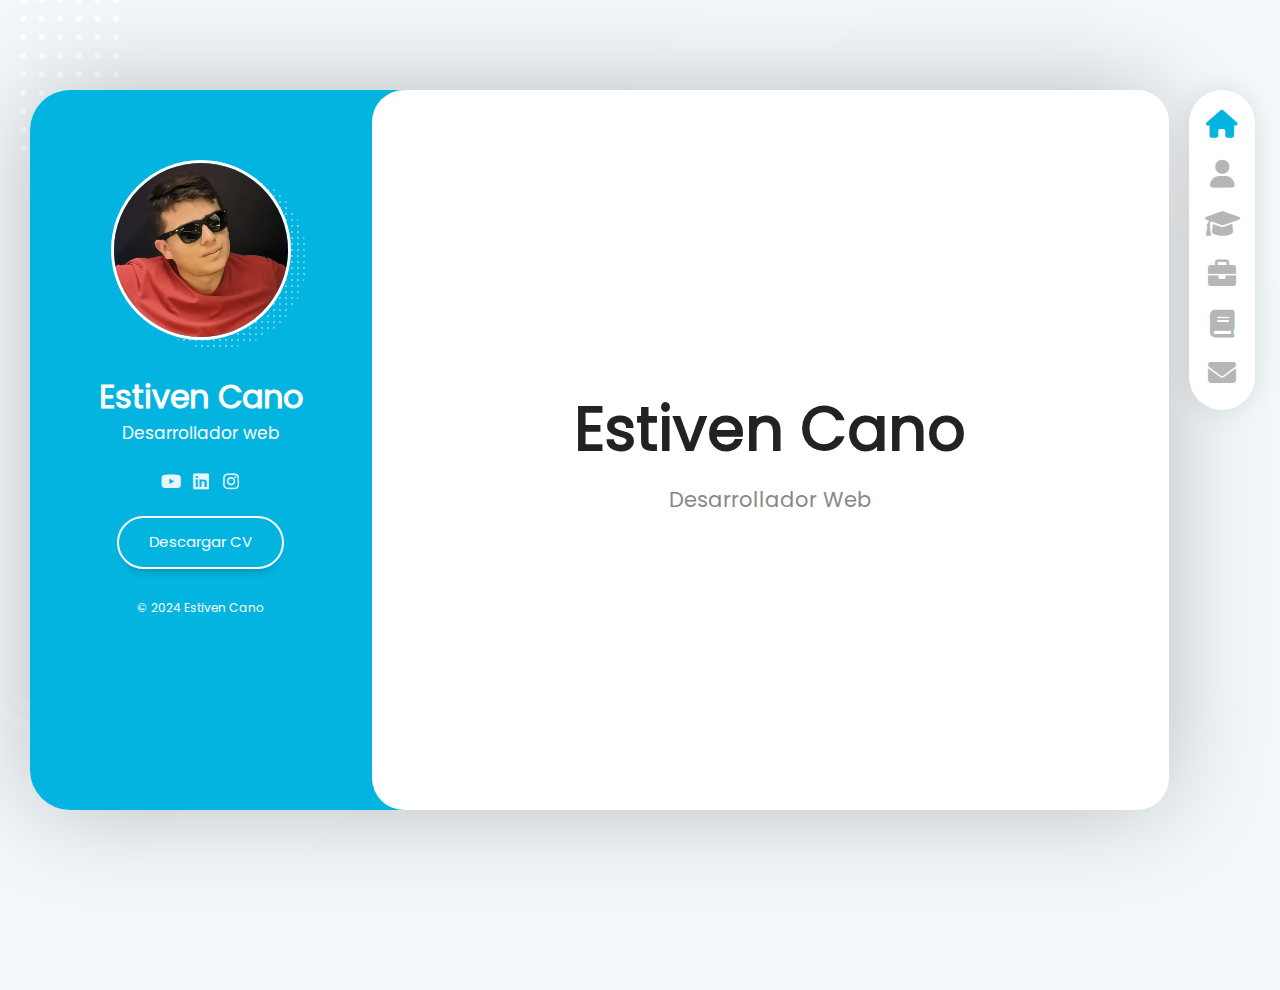
<file: index.html>
<!DOCTYPE html>
<html lang="es">
<head>
    <meta charset="UTF-8">
    <meta name="viewport" content="width=device-width, initial-scale=1.0, maximum-scale=1"/>

    <!--Estilos-->
    <link rel="stylesheet" href="assets/fonts/fontawesome-free-6.1.2-web/css/all.min.css"/>
    <link rel="stylesheet" href="assets/fonts/poppins/poppins.css"/>
    <link rel="stylesheet" href="assets/css/reset.css"/>
    <link rel="stylesheet" href="assets/css/scroll.css"/>
    <link rel="stylesheet" type="text/css" href="assets/css/styles.css"/>
    <link rel="stylesheet" type="text/css" href="assets/css/responsive.css">


    <!--Script Js menu-->
    <script src="assets/js/menu.js" defer></script>

    <title>Portafolio Estiven Cano</title>
</head>
<body>
    
    <!--Layout principal-->
    <div class="layout">
        <!--Barra lateral (info usuario)-->
        <aside class="layout__aside">
            <section class="aside__user-info">

                <!--información general del usuario-->
                <div class="user-info__general">
                    <div class="user-info__container-image">
                        <img src="assets/img/default-user.jpg" class="user-info__image" alt="Foto de perfil del usuario"/>
                    </div>

                    <h2 class="user-info__name">Estiven Cano</h2>
                    <h4 class="user-info__job">Desarrollador web</h4>
                </div>

                <!--Menú de navegación-->
                <nav class="layout__menu">
                    <ul class="menu__list">
                        <li class="menu__option">
                            <a href="index.html" class="menu__link menu__link--active">
                                <i class="menu__icon fa-solid fa-house"></i>
                                <span class="menu__overlay">Home</span>
                            </a>
                        </li>

                        <li class="menu__option">
                            <a href="sobre-mi.html" class="menu__link">
                                <i class="menu__icon fa-solid fa-user"></i>
                                <span class="menu__overlay">Sobre mi</span>
                            </a>
                        </li>

                        <li class="menu__option">
                            <a href="curriculum.html" class="menu__link">
                                <i class="menu__icon fa-solid fa-graduation-cap"></i>
                                <span class="menu__overlay">Curriculum</span>
                            </a>
                        </li>

                        <li class="menu__option">
                            <a href="portafolio.html" class="menu__link">
                                <i class="menu__icon fa-solid fa-briefcase"></i>
                                <span class="menu__overlay">Portafolio</span>
                            </a>
                        </li>

                        <li class="menu__option">
                            <a href="blog.html" class="menu__link">
                                <i class="menu__icon fa-solid fa-book"></i>
                                <span class="menu__overlay">Blog</span>
                            </a>
                        </li>

                        <li class="menu__option">
                            <a href="contacto.html" class="menu__link">
                                <i class="menu__icon fa-solid fa-envelope"></i>
                                <span class="menu__overlay">Contacto</span>
                            </a>
                        </li>

                    </ul>
                </nav>

                <!--Links a redes sociales-->
                <div class="user-info__links">

                    <ul class="links__social">
                        <li class="social__option">
                            <a href="#" class="social__link">
                                <i class="social__icon fa-brands fa-youtube"></i>
                            </a>
                        </li>

                        <li class="social__option">
                            <a href="#" class="social__link">
                                <i class="social__icon fa-brands fa-linkedin"></i>
                            </a>
                        </li>

                        <li class="social__option">
                            <a href="#" class="social__link">
                                <i class="social__icon fa-brands fa-instagram"></i>
                            </a>
                        </li>
                    </ul>

                </div>

                <!--Boton del corriculum-->
                <div class="user-info__buttons">
                    <a href="#" class="user-info__btn">Descargar CV</a>
                </div>

                <!--Pie de página-->
                <footer class="user-info__footer">
                    &copy; 2024 Estiven Cano
                </footer>

            </section>
        </aside>


        <!--MENU RESPONSIVE-->
        <div class="layout__menu-toggle">
            <i class="menu-toggle__icon fa-solid fa-bars"></i>
            <i class="menu-toggle__icon fa-solid fa-xmark"></i>
        </div>

        <!--Contenido principal-->
        <main class="layout__content">

            <section class="content__page">
                <h1 class="page__name">Estiven Cano</h1>
                <h2 class="page__job">Desarrollador Web</h2>
            </section>

        </main>
    </div>

</body>
</html>
</file>
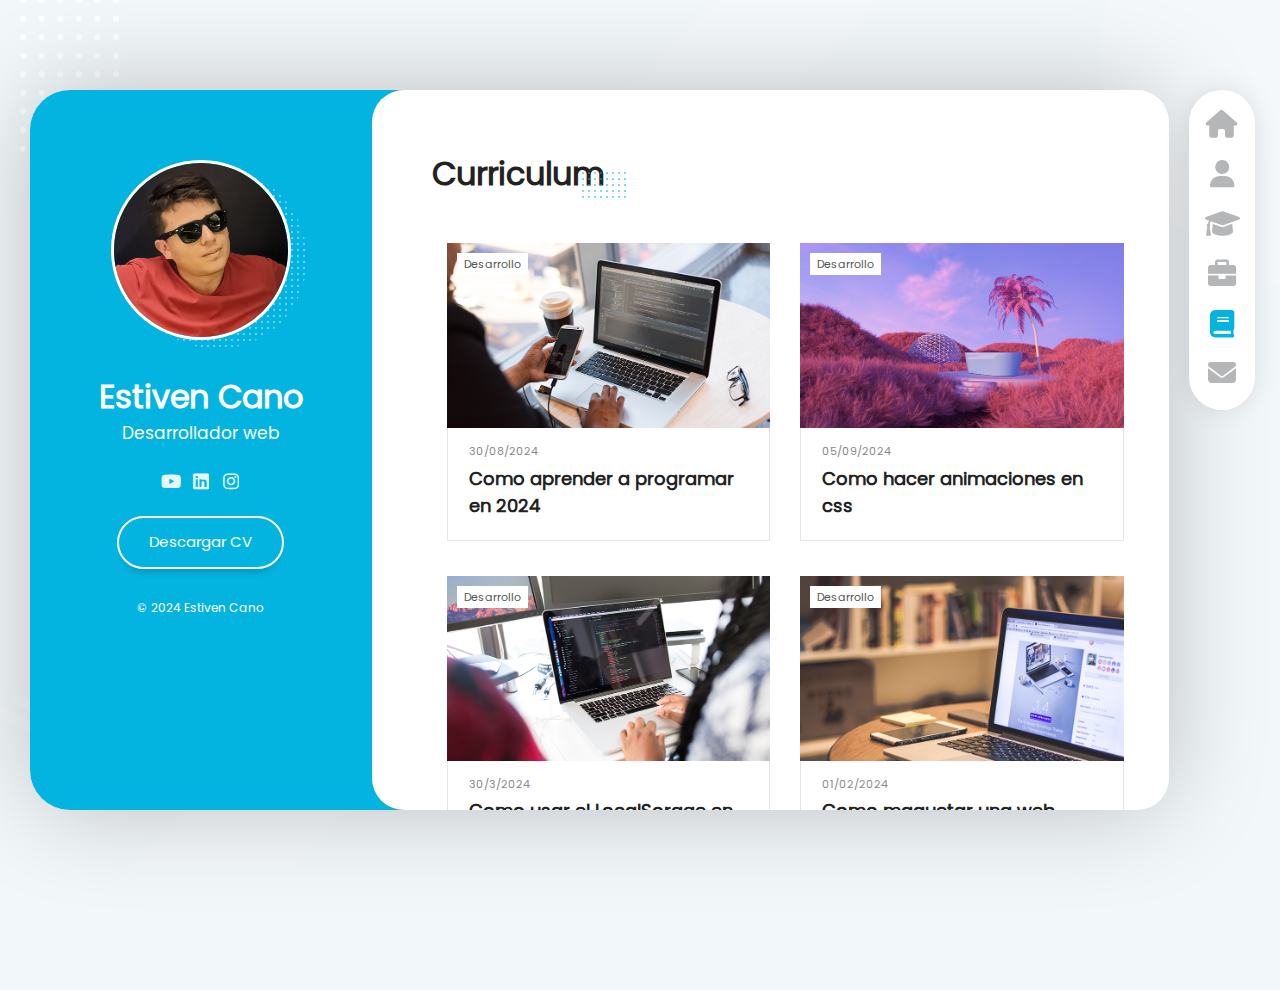
<file: blog.html>
<!DOCTYPE html>
<html lang="es">
<head>
    <meta charset="UTF-8">
    <meta name="viewport" content="width=device-width, initial-scale=1.0, maximum-scale=1"/>

    <!--Estilos-->
    <link rel="stylesheet" href="assets/fonts/fontawesome-free-6.1.2-web/css/all.min.css"/>
    <link rel="stylesheet" href="assets/fonts/poppins/poppins.css"/>
    <link rel="stylesheet" href="assets/css/reset.css"/>
    <link rel="stylesheet" href="assets/css/scroll.css"/>
    <link rel="stylesheet" type="text/css" href="assets/css/styles.css"/>
    <link rel="stylesheet" type="text/css" href="assets/css/responsive.css">

    <!--Script Js menu-->
    <script src="assets/js/menu.js" defer></script>

    <title>Portafolio Estiven Cano</title>
</head>
<body>
    
    <!--Layout principal-->
    <div class="layout">
        <!--Barra lateral (info usuario)-->
        <aside class="layout__aside">

            <section class="aside__user-info">

                <!--información general del usuario-->
                <div class="user-info__general">
                    <div class="user-info__container-image">
                        <img src="assets/img/default-user.jpg" class="user-info__image" alt="Foto de perfil del usuario"/>
                    </div>

                    <h2 class="user-info__name">Estiven Cano</h2>
                    <h4 class="user-info__job">Desarrollador web</h4>
                </div>

                <!--Menú de navegación-->
                <nav class="layout__menu">
                    <ul class="menu__list">
                        <li class="menu__option">
                            <a href="index.html" class="menu__link">
                                <i class="menu__icon fa-solid fa-house"></i>
                                <span class="menu__overlay">Home</span>
                            </a>
                        </li>

                        <li class="menu__option">
                            <a href="sobre-mi.html" class="menu__link ">
                                <i class="menu__icon fa-solid fa-user"></i>
                                <span class="menu__overlay">Sobre mi</span>
                            </a>
                        </li>

                        <li class="menu__option">
                            <a href="curriculum.html" class="menu__link">
                                <i class="menu__icon fa-solid fa-graduation-cap"></i>
                                <span class="menu__overlay">Curriculum</span>
                            </a>
                        </li>

                        <li class="menu__option">
                            <a href="portafolio.html" class="menu__link ">
                                <i class="menu__icon fa-solid fa-briefcase"></i>
                                <span class="menu__overlay">Portafolio</span>
                            </a>
                        </li>

                        <li class="menu__option">
                            <a href="blog.html" class="menu__link menu__link--active">
                                <i class="menu__icon fa-solid fa-book"></i>
                                <span class="menu__overlay">Blog</span>
                            </a>
                        </li>

                        <li class="menu__option">
                            <a href="contacto.html" class="menu__link">
                                <i class="menu__icon fa-solid fa-envelope"></i>
                                <span class="menu__overlay">Contacto</span>
                            </a>
                        </li>

                    </ul>
                </nav>

                <!--Links a redes sociales-->
                <div class="user-info__links">

                    <ul class="links__social">
                        <li class="social__option">
                            <a href="#" class="social__link">
                                <i class="social__icon fa-brands fa-youtube"></i>
                            </a>
                        </li>

                        <li class="social__option">
                            <a href="#" class="social__link">
                                <i class="social__icon fa-brands fa-linkedin"></i>
                            </a>
                        </li>

                        <li class="social__option">
                            <a href="#" class="social__link">
                                <i class="social__icon fa-brands fa-instagram"></i>
                            </a>
                        </li>
                    </ul>

                </div>

                <!--Boton del corriculum-->
                <div class="user-info__buttons">
                    <a href="#" class="user-info__btn">Descargar CV</a>
                </div>

                <!--Pie de página-->
                <footer class="user-info__footer">
                    &copy; 2024 Estiven Cano
                </footer>

            </section>

        </aside>
        
        <!--MENU RESPONSIVE-->
        <div class="layout__menu-toggle">
            <i class="menu-toggle__icon fa-solid fa-bars"></i>
            <i class="menu-toggle__icon fa-solid fa-xmark"></i>
        </div>

        <!--Contenido principal-->
        <main class="layout__content">

            <section class="content__page content__blog">
                <header class="blog__header">
                    <h1 class="blog__title">Curriculum</h1>
                </header>

                <section class="blog__articles">

                        <article class="articles__article">

                            <div class="article__top">
                                <div class="article__category">Desarrollo</div>
                                <a href="#" class="article__image-link">
                                    <div class="article__mask">
                                        <img src="assets/img/articulo-1.jpg" class="article__image" alt="develop"/>

                                    </div>
                                    <div class="article__logo">
                                        <i class="article__icon fa-solid fa-book"></i>
                                    </div>
                                </a>
                            </div>

                            <div class="article__bottom">
                                <time datetime="2024-08-30" class="article__date">30/08/2024</time>
                                <a href="#" class="article__link">
                                    <h2 class="article__title">Como aprender a programar en 2024</h2>
                                </a>
                            </div>

                        </article>

                        <article class="articles__article">

                            <div class="article__top">
                                <div class="article__category">Desarrollo</div>
                                <a href="#" class="article__image-link">
                                    <div class="article__mask">
                                        <img src="assets/img/articulo-2.jpg" class="article__image" alt="develop"/>

                                    </div>
                                    <div class="article__logo">
                                        <i class="article__icon fa-solid fa-book"></i>
                                    </div>
                                </a>
                            </div>

                            <div class="article__bottom">
                                <time datetime="2024-08-30" class="article__date">05/09/2024</time>
                                <a href="#" class="article__link">
                                    <h2 class="article__title">Como hacer animaciones en css</h2>
                                </a>
                            </div>

                        </article>

                        <article class="articles__article">

                            <div class="article__top">
                                <div class="article__category">Desarrollo</div>
                                <a href="#" class="article__image-link">
                                    <div class="article__mask">
                                        <img src="assets/img/articulo-3.jpg" class="article__image" alt="develop"/>

                                    </div>
                                    <div class="article__logo">
                                        <i class="article__icon fa-solid fa-book"></i>
                                    </div>
                                </a>
                            </div>

                            <div class="article__bottom">
                                <time datetime="2024-08-30" class="article__date">30/3/2024</time>
                                <a href="#" class="article__link">
                                    <h2 class="article__title">Como usar el LocalSorage en JS</h2>
                                </a>
                            </div>

                        </article>

                        <article class="articles__article">

                            <div class="article__top">
                                <div class="article__category">Desarrollo</div>
                                <a href="#" class="article__image-link">
                                    <div class="article__mask">
                                        <img src="assets/img/articulo-4.jpg" class="article__image" alt="develop"/>

                                    </div>
                                    <div class="article__logo">
                                        <i class="article__icon fa-solid fa-book"></i>
                                    </div>
                                </a>
                            </div>

                            <div class="article__bottom">
                                <time datetime="2024-08-30" class="article__date">01/02/2024</time>
                                <a href="#" class="article__link">
                                    <h2 class="article__title">Como maquetar una web</h2>
                                </a>
                            </div>

                        </article>

                </section>
                
            </section>

        </main>
    </div>

</body>
</html>
</file>
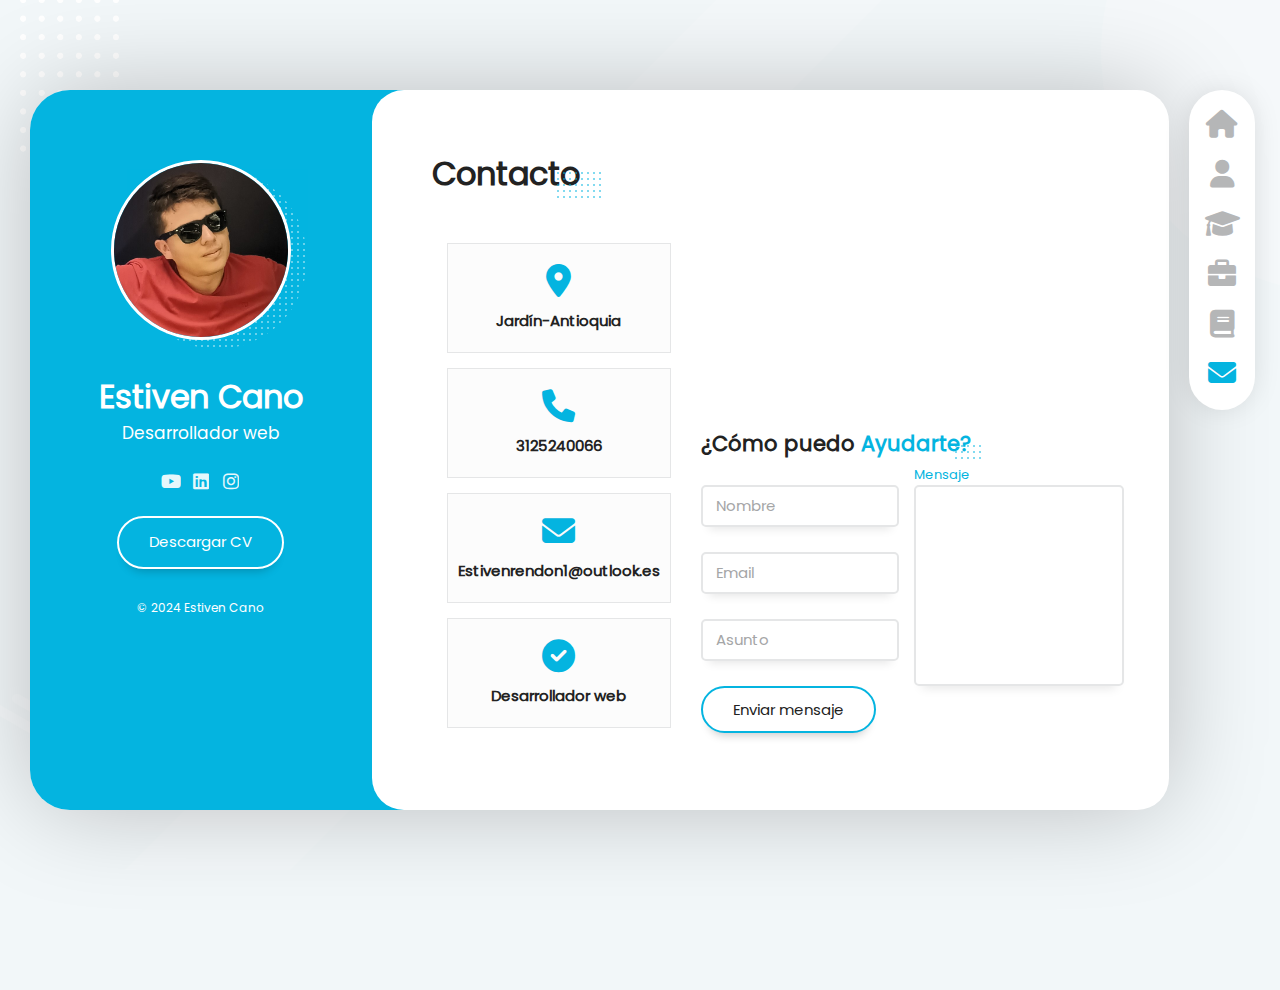
<file: contacto.html>
<!DOCTYPE html>
<html lang="es">
<head>
    <meta charset="UTF-8">
    <meta name="viewport" content="width=device-width, initial-scale=1.0, maximum-scale=1"/>

    <!--Estilos-->
    <link rel="stylesheet" href="assets/fonts/fontawesome-free-6.1.2-web/css/all.min.css"/>
    <link rel="stylesheet" href="assets/fonts/poppins/poppins.css"/>
    <link rel="stylesheet" href="assets/css/reset.css"/>
    <link rel="stylesheet" href="assets/css/scroll.css"/>
    <link rel="stylesheet" type="text/css" href="assets/css/styles.css"/>
    <link rel="stylesheet" type="text/css" href="assets/css/loader.css">
    <link rel="stylesheet" type="text/css" href="assets/css/responsive.css">

    <!--Script Js-->
    <script src="assets/js/menu.js" defer></script>
    <script src="assets/js/map.js" defer></script>

    <title>Portafolio Estiven Cano</title>
</head>
<body>
    
    <!--Layout principal-->
    <div class="layout">
        <!--Barra lateral (info usuario)-->
        <aside class="layout__aside">

            <section class="aside__user-info">

                <!--información general del usuario-->
                <div class="user-info__general">
                    <div class="user-info__container-image">
                        <img src="assets/img/default-user.jpg" class="user-info__image" alt="Foto de perfil del usuario"/>
                    </div>

                    <h2 class="user-info__name">Estiven Cano</h2>
                    <h4 class="user-info__job">Desarrollador web</h4>
                </div>

                <!--Menú de navegación-->
                <nav class="layout__menu">
                    <ul class="menu__list">
                        <li class="menu__option">
                            <a href="index.html" class="menu__link">
                                <i class="menu__icon fa-solid fa-house"></i>
                                <span class="menu__overlay">Home</span>
                            </a>
                        </li>

                        <li class="menu__option">
                            <a href="sobre-mi.html" class="menu__link ">
                                <i class="menu__icon fa-solid fa-user"></i>
                                <span class="menu__overlay">Sobre mi</span>
                            </a>
                        </li>

                        <li class="menu__option">
                            <a href="curriculum.html" class="menu__link">
                                <i class="menu__icon fa-solid fa-graduation-cap"></i>
                                <span class="menu__overlay">Curriculum</span>
                            </a>
                        </li>

                        <li class="menu__option">
                            <a href="portafolio.html" class="menu__link ">
                                <i class="menu__icon fa-solid fa-briefcase"></i>
                                <span class="menu__overlay">Portafolio</span>
                            </a>
                        </li>

                        <li class="menu__option">
                            <a href="blog.html" class="menu__link ">
                                <i class="menu__icon fa-solid fa-book"></i>
                                <span class="menu__overlay">Blog</span>
                            </a>
                        </li>

                        <li class="menu__option">
                            <a href="contacto.html" class="menu__link menu__link--active">
                                <i class="menu__icon fa-solid fa-envelope"></i>
                                <span class="menu__overlay">Contacto</span>
                            </a>
                        </li>

                    </ul>
                </nav>

                <!--Links a redes sociales-->
                <div class="user-info__links">

                    <ul class="links__social">
                        <li class="social__option">
                            <a href="#" class="social__link">
                                <i class="social__icon fa-brands fa-youtube"></i>
                            </a>
                        </li>

                        <li class="social__option">
                            <a href="#" class="social__link">
                                <i class="social__icon fa-brands fa-linkedin"></i>
                            </a>
                        </li>

                        <li class="social__option">
                            <a href="#" class="social__link">
                                <i class="social__icon fa-brands fa-instagram"></i>
                            </a>
                        </li>
                    </ul>

                </div>

                <!--Boton del corriculum-->
                <div class="user-info__buttons">
                    <a href="#" class="user-info__btn">Descargar CV</a>
                </div>

                <!--Pie de página-->
                <footer class="user-info__footer">
                    &copy; 2024 Estiven Cano
                </footer>

            </section>

        </aside>

        <!--MENU RESPONSIVE-->
        <div class="layout__menu-toggle">
            <i class="menu-toggle__icon fa-solid fa-bars"></i>
            <i class="menu-toggle__icon fa-solid fa-xmark"></i>
        </div>

        <!--Contenido principal-->
        <main class="layout__content">

            <section class="content__page content__contact">
                <header class="contact__header">
                    <h1 class="contact__title">Contacto</h1>
                </header>

                <div class="contact__container">

                    <section class="contact__info">

                        <div class="contact__data">
                            <i class="contact__icon fa-solid fa-location-dot"></i>
                            <h2 class="contact__subtitle">Jardín-Antioquia</h2>
                        </div>

                        <div class="contact__data">
                            <i class="contact__icon fa-solid fa-phone"></i>
                            <h2 class="contact__subtitle">3125240066</h2>
                        </div>

                        <div class="contact__data">
                            <i class="contact__icon fa-solid fa-envelope"></i>
                            <h2 class="contact__subtitle">Estivenrendon1@outlook.es</h2>
                        </div>

                        <div class="contact__data">
                            <i class="contact__icon fa-solid fa-circle-check"></i>
                            <h2 class="contact__subtitle">Desarrollador web</h2>
                        </div>
                    </section>

                    <section class="contact__form-box">

                        <div class="contact__map" id="load-iframe-map">
                            <span class="loader"></span>
                        </div>

                        <header class="contact__form-header">
                            <h3 class="form-header__title">¿Cómo puedo <span class="subtitle__color">Ayudarte?</span></h3>
                        </header>


                        <form action="" class="contact__form">

                            <div class="form__container">

                                <section class="form__left">
                                    <div class="form__group">
                                        <input type="text" class="form__input" name="name" placeholder="Name" required />
                                        <label for="name" class="form__label">Nombre</label>
                                    </div>

                                    <div class="form__group">
                                        <input type="email" class="form__input" name="email" placeholder="Email" required />
                                        <label for="email" class="form__label">Email</label>
                                    </div>

                                    <div class="form__group">
                                        <input type="text" class="form__input" name="subject" placeholder="Subject" required />
                                        <label for="subject" class="form__label">Asunto</label>
                                    </div>
                                </section>

                                <section class="form__right">
                                    <div class="form__group form__group--textarea">
                                        <textarea class="form__input form__input-textarea" name="message" placeholder="Message" required> </textarea>
                                        <label for="message" class="form__label">Mensaje</label>
                                    </div>
                                </section>

                            </div>

                            <input type="submit" class="form__button" value="Enviar mensaje"/>

                        </form>

                    </section>

                </div>
                
            </section>

        </main>
    </div>

</body>
</html>
</file>
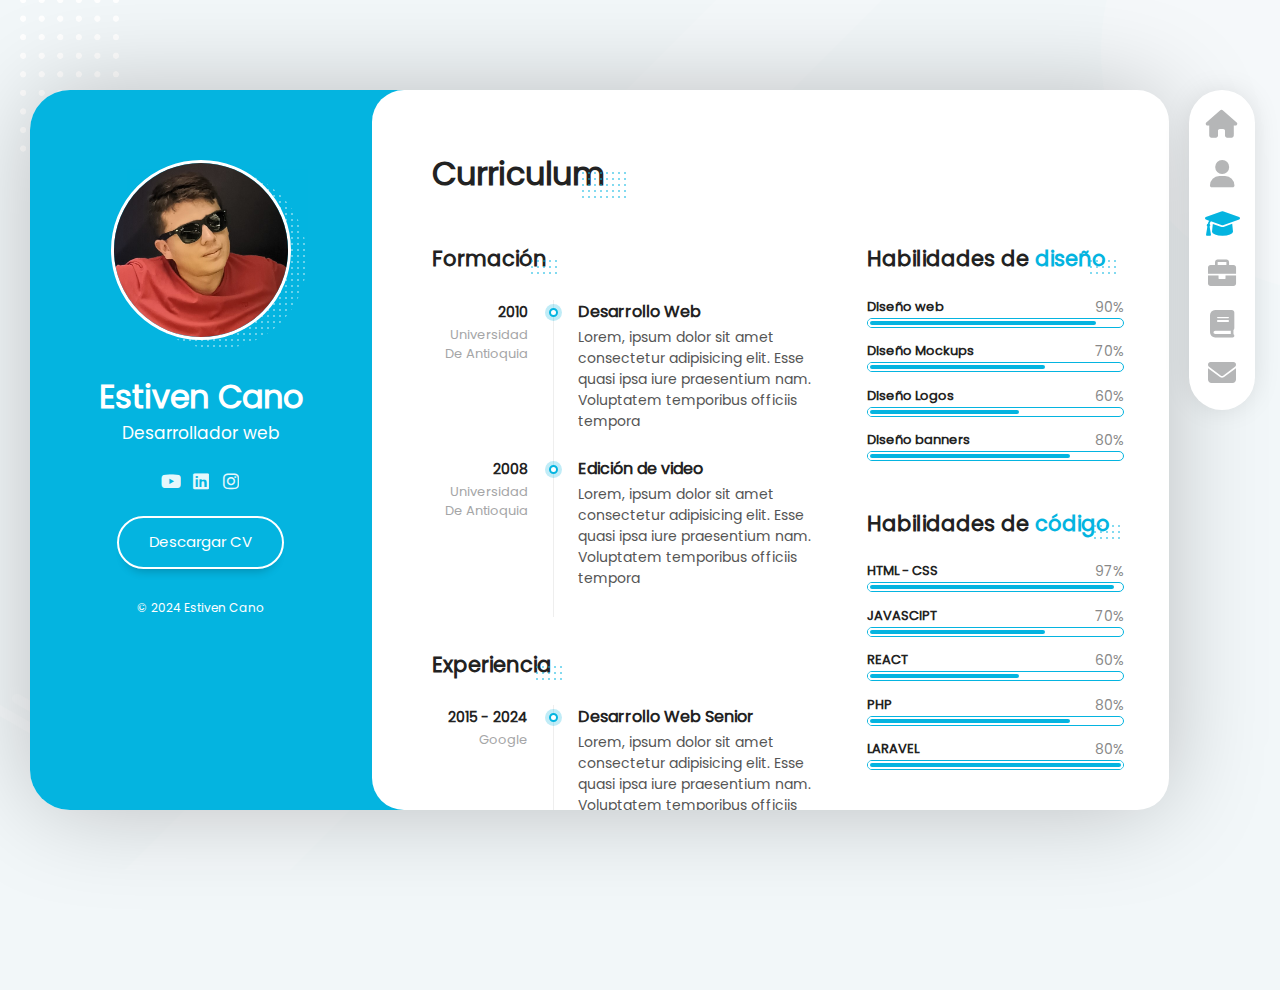
<file: curriculum.html>
<!DOCTYPE html>
<html lang="es">
<head>
    <meta charset="UTF-8">
    <meta name="viewport" content="width=device-width, initial-scale=1.0, maximum-scale=1"/>

    <!--Estilos-->
    <link rel="stylesheet" href="assets/fonts/fontawesome-free-6.1.2-web/css/all.min.css"/>
    <link rel="stylesheet" href="assets/fonts/poppins/poppins.css"/>
    <link rel="stylesheet" href="assets/css/reset.css"/>
    <link rel="stylesheet" href="assets/css/scroll.css"/>
    <link rel="stylesheet" type="text/css" href="assets/css/styles.css"/>
    <link rel="stylesheet" type="text/css" href="assets/css/responsive.css">

    <!--Script Js menu-->
    <script src="assets/js/menu.js" defer></script>

    <title>Portafolio Estiven Cano</title>
</head>
<body>
    
    <!--Layout principal-->
    <div class="layout">
        <!--Barra lateral (info usuario)-->
        <aside class="layout__aside">

            <section class="aside__user-info">

                <!--información general del usuario-->
                <div class="user-info__general">
                    <div class="user-info__container-image">
                        <img src="assets/img/default-user.jpg" class="user-info__image" alt="Foto de perfil del usuario"/>
                    </div>

                    <h2 class="user-info__name">Estiven Cano</h2>
                    <h4 class="user-info__job">Desarrollador web</h4>
                </div>

                <!--Menú de navegación-->
                <nav class="layout__menu">
                    <ul class="menu__list">
                        <li class="menu__option">
                            <a href="index.html" class="menu__link">
                                <i class="menu__icon fa-solid fa-house"></i>
                                <span class="menu__overlay">Home</span>
                            </a>
                        </li>

                        <li class="menu__option">
                            <a href="sobre-mi.html" class="menu__link ">
                                <i class="menu__icon fa-solid fa-user"></i>
                                <span class="menu__overlay">Sobre mi</span>
                            </a>
                        </li>

                        <li class="menu__option">
                            <a href="curriculum.html" class="menu__link menu__link--active">
                                <i class="menu__icon fa-solid fa-graduation-cap"></i>
                                <span class="menu__overlay">Curriculum</span>
                            </a>
                        </li>

                        <li class="menu__option">
                            <a href="portafolio.html" class="menu__link">
                                <i class="menu__icon fa-solid fa-briefcase"></i>
                                <span class="menu__overlay">Portafolio</span>
                            </a>
                        </li>

                        <li class="menu__option">
                            <a href="blog.html" class="menu__link">
                                <i class="menu__icon fa-solid fa-book"></i>
                                <span class="menu__overlay">Blog</span>
                            </a>
                        </li>

                        <li class="menu__option">
                            <a href="contacto.html" class="menu__link">
                                <i class="menu__icon fa-solid fa-envelope"></i>
                                <span class="menu__overlay">Contacto</span>
                            </a>
                        </li>

                    </ul>
                </nav>

                <!--Links a redes sociales-->
                <div class="user-info__links">

                    <ul class="links__social">
                        <li class="social__option">
                            <a href="#" class="social__link">
                                <i class="social__icon fa-brands fa-youtube"></i>
                            </a>
                        </li>

                        <li class="social__option">
                            <a href="#" class="social__link">
                                <i class="social__icon fa-brands fa-linkedin"></i>
                            </a>
                        </li>

                        <li class="social__option">
                            <a href="#" class="social__link">
                                <i class="social__icon fa-brands fa-instagram"></i>
                            </a>
                        </li>
                    </ul>

                </div>

                <!--Boton del corriculum-->
                <div class="user-info__buttons">
                    <a href="#" class="user-info__btn">Descargar CV</a>
                </div>

                <!--Pie de página-->
                <footer class="user-info__footer">
                    &copy; 2024 Estiven Cano
                </footer>

            </section>

        </aside>

        <!--MENU RESPONSIVE-->
        <div class="layout__menu-toggle">
            <i class="menu-toggle__icon fa-solid fa-bars"></i>
            <i class="menu-toggle__icon fa-solid fa-xmark"></i>
        </div>

        <!--Contenido principal-->
        <main class="layout__content">

            <section class="content__page content__resume">
                <header class="resume__header">
                    <h1 class="resume__title">Curriculum</h1>
                </header>

                <div class="resume__container">

                    <section class="resume__left">
                        <header class="resume__subheader">
                            <h2 class="resume__subtitle">Formación</h2>
                        </header>

                        <div class="resume__timelines">
                            <article class="timelines__timeline">
                                <header class="timeline__header">
                                    <h4 class="timeline__year">2010</h4>
                                    <span class="timeline__company">Universidad De Antioquia</span>
                                </header>

                                <div class="timeline__divider"></div>

                                <div class="timeline__description">
                                    <h3 class="timeline__title">Desarrollo Web</h3>
                                    <p class="timeline__text">
                                        Lorem, ipsum dolor sit amet consectetur adipisicing elit. Esse quasi ipsa iure praesentium nam. Voluptatem temporibus officiis tempora
                                    </p>
                                </div>
                            </article>

                            <article class="timelines__timeline">
                                <header class="timeline__header">
                                    <h4 class="timeline__year">2008</h4>
                                    <span class="timeline__company">Universidad De Antioquia</span>
                                </header>

                                <div class="timeline__divider"></div>

                                <div class="timeline__description">
                                    <h3 class="timeline__title">Edición de video</h3>
                                    <p class="timeline__text">
                                        Lorem, ipsum dolor sit amet consectetur adipisicing elit. Esse quasi ipsa iure praesentium nam. Voluptatem temporibus officiis tempora
                                    </p>
                                </div>
                            </article>
                        </div>

                        <header class="resume__subheader">
                            <h2 class="resume__subtitle">Experiencia</h2>
                        </header>

                        <div class="resume__timelines">
                            <article class="timelines__timeline">
                                <header class="timeline__header">
                                    <h4 class="timeline__year">2015 - 2024</h4>
                                    <span class="timeline__company">Google</span>
                                </header>

                                <div class="timeline__divider"></div>

                                <div class="timeline__description">
                                    <h3 class="timeline__title">Desarrollo Web Senior</h3>
                                    <p class="timeline__text">
                                        Lorem, ipsum dolor sit amet consectetur adipisicing elit. Esse quasi ipsa iure praesentium nam. Voluptatem temporibus officiis tempora
                                    </p>
                                </div>
                            </article>

                            <article class="timelines__timeline">
                                <header class="timeline__header">
                                    <h4 class="timeline__year">2016 - 2022</h4>
                                    <span class="timeline__company">Youtube</span>
                                </header>

                                <div class="timeline__divider"></div>

                                <div class="timeline__description">
                                    <h3 class="timeline__title">Edición de video</h3>
                                    <p class="timeline__text">
                                        Lorem, ipsum dolor sit amet consectetur adipisicing elit. Esse quasi ipsa iure praesentium nam. Voluptatem temporibus officiis tempora
                                    </p>
                                </div>
                            </article>

                            <article class="timelines__timeline">
                                <header class="timeline__header">
                                    <h4 class="timeline__year">2013 - 2015</h4>
                                    <span class="timeline__company">Google</span>
                                </header>

                                <div class="timeline__divider"></div>

                                <div class="timeline__description">
                                    <h3 class="timeline__title">Desarrollador PHP</h3>
                                    <p class="timeline__text">
                                        Lorem, ipsum dolor sit amet consectetur adipisicing elit. Esse quasi ipsa iure praesentium nam. Voluptatem temporibus officiis tempora
                                    </p>
                                </div>
                            </article>
                        </div>
                    </section>

                    <section class="resume__rigth">
                        <header class="resume__subheader">
                            <h2 class="resume__subtitle">Habilidades de <span class="subtitle__color">diseño</span></h2>
                        </header>

                        <div class="resume__skills">

                            <article class="skills__title">
                                <h4 class="skills__text">Diseño web</h4>
                                <span class="skills__number">90%</span>
                            </article>

                            <div class="skills__progressbar">
                                <div class="skills__percentage skills__percentage-p1"></div>
                            </div>

                            <article class="skills__title">
                                <h4 class="skills__text">Diseño Mockups</h4>
                                <span class="skills__number">70%</span>
                            </article>

                            <div class="skills__progressbar">
                                <div class="skills__percentage skills__percentage-p2"></div>
                            </div>

                            <article class="skills__title">
                                <h4 class="skills__text">Diseño Logos</h4>
                                <span class="skills__number">60%</span>
                            </article>

                            <div class="skills__progressbar">
                                <div class="skills__percentage skills__percentage-p3"></div>
                            </div>

                            <article class="skills__title">
                                <h4 class="skills__text">Diseño banners</h4>
                                <span class="skills__number">80%</span>
                            </article>

                            <div class="skills__progressbar">
                                <div class="skills__percentage skills__percentage-p4"></div>
                            </div>
                        </div>

                        <header class="resume__subheader">
                            <h2 class="resume__subtitle">Habilidades de <span class="subtitle__color">código</span></h2>
                        </header>

                        <div class="resume__skills">

                            <article class="skills__title">
                                <h4 class="skills__text">HTML - CSS</h4>
                                <span class="skills__number">97%</span>
                            </article>

                            <div class="skills__progressbar">
                                <div class="skills__percentage skills__percentage-p5"></div>
                            </div>

                            <article class="skills__title">
                                <h4 class="skills__text">JAVASCIPT</h4>
                                <span class="skills__number">70%</span>
                            </article>

                            <div class="skills__progressbar">
                                <div class="skills__percentage skills__percentage-p6"></div>
                            </div>

                            <article class="skills__title">
                                <h4 class="skills__text">REACT</h4>
                                <span class="skills__number">60%</span>
                            </article>

                            <div class="skills__progressbar">
                                <div class="skills__percentage skills__percentage-p7"></div>
                            </div>

                            <article class="skills__title">
                                <h4 class="skills__text">PHP</h4>
                                <span class="skills__number">80%</span>
                            </article>

                            <div class="skills__progressbar">
                                <div class="skills__percentage skills__percentage-p8"></div>
                            </div>

                            <article class="skills__title">
                                <h4 class="skills__text">LARAVEL</h4>
                                <span class="skills__number">80%</span>
                            </article>

                            <div class="skills__progressbar">
                                <div class="skills__percentage skills__percentage-p9q1<"></div>
                            </div>
                        </div>

                        <header class="resume__subheader">
                            <h2 class="resume__subtitle">Áreas de Conocimientos</h2>
                        </header>

                        <div class="resume__knowledges">
                            <ul class="knowlefges__list">
                                <li class="knowledges__option">Programación</li>
                                <li class="knowledges__option">Diseño web</li>
                                <li class="knowledges__option">Redes sociales</li>
                                <li class="knowledges__option">Comunicación</li>
                                <li class="knowledges__option">Edición de videos</li>
                            </ul>

                        </div>


                    </section>


                </div>


                <header class="resume__subheader">
                    <h2 class="resume__subtitle">Certificados</h2>
                </header>

                <div class="resume__certificates">
                    
                    <section class="certificates__container">

                        <article class="certificates__certificate">
                            <div class="certificate__logo">
                                <img src="assets/img/certificado-1.png" alt="Certificate" class="certificate__image"/>
                            </div>
    
                            <div class="certificate__content">
                                <h4 class="certificate__title">Master en PHP, POO, MVC +</h4>
                                <span class="certificate__id">ID Verificación: 7891</span>
                                <span class="certificate__date">10 Junio 2023</span>
                            </div>
                        </article>

                        <article class="certificates__certificate">
                            <div class="certificate__logo">
                                <img src="assets/img/certificado-1.png" alt="Certificate" class="certificate__image"/>
                            </div>
     
                            <div class="certificate__content">
                                <h4 class="certificate__title">Master en Purbas técnicas y ejercicios practicos</h4>
                                <span class="certificate__id">ID Verificación: 12994</span>
                                <span class="certificate__date">10 de Mayo 2023</span>
                            </div>
                        </article>
    
                    </section>
                </div>
            </section>

        </main>
    </div>

</body>
</html>
</file>
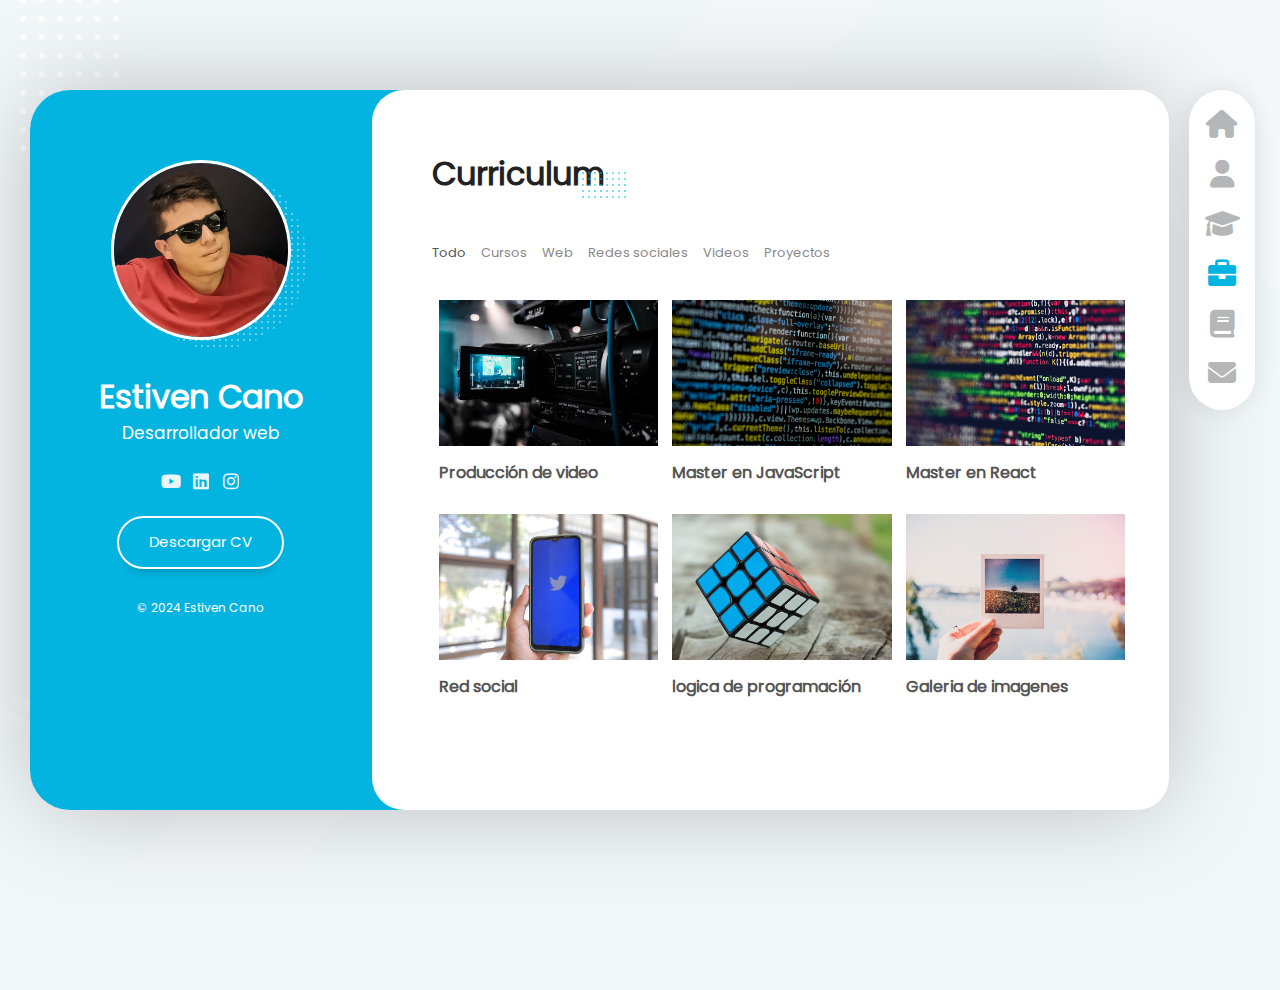
<file: portafolio.html>
<!DOCTYPE html>
<html lang="es">
<head>
    <meta charset="UTF-8">
    <meta name="viewport" content="width=device-width, initial-scale=1.0, maximum-scale=1"/>

    <!--Estilos-->
    <link rel="stylesheet" href="assets/fonts/fontawesome-free-6.1.2-web/css/all.min.css"/>
    <link rel="stylesheet" href="assets/fonts/poppins/poppins.css"/>
    <link rel="stylesheet" href="assets/css/reset.css"/>
    <link rel="stylesheet" href="assets/css/scroll.css"/>
    <link rel="stylesheet" type="text/css" href="assets/css/styles.css"/>
    <link rel="stylesheet" type="text/css" href="assets/css/responsive.css">

    <!--Script Js menu-->
    <script src="assets/js/menu.js" defer></script>

    <title>Portafolio Estiven Cano</title>
</head>
<body>
    
    <!--Layout principal-->
    <div class="layout">
        <!--Barra lateral (info usuario)-->
        <aside class="layout__aside">

            <section class="aside__user-info">

                <!--información general del usuario-->
                <div class="user-info__general">
                    <div class="user-info__container-image">
                        <img src="assets/img/default-user.jpg" class="user-info__image" alt="Foto de perfil del usuario"/>
                    </div>

                    <h2 class="user-info__name">Estiven Cano</h2>
                    <h4 class="user-info__job">Desarrollador web</h4>
                </div>

                <!--Menú de navegación-->
                <nav class="layout__menu">
                    <ul class="menu__list">
                        <li class="menu__option">
                            <a href="index.html" class="menu__link">
                                <i class="menu__icon fa-solid fa-house"></i>
                                <span class="menu__overlay">Home</span>
                            </a>
                        </li>

                        <li class="menu__option">
                            <a href="sobre-mi.html" class="menu__link ">
                                <i class="menu__icon fa-solid fa-user"></i>
                                <span class="menu__overlay">Sobre mi</span>
                            </a>
                        </li>

                        <li class="menu__option">
                            <a href="curriculum.html" class="menu__link">
                                <i class="menu__icon fa-solid fa-graduation-cap"></i>
                                <span class="menu__overlay">Curriculum</span>
                            </a>
                        </li>

                        <li class="menu__option">
                            <a href="portafolio.html" class="menu__link menu__link--active">
                                <i class="menu__icon fa-solid fa-briefcase"></i>
                                <span class="menu__overlay">Portafolio</span>
                            </a>
                        </li>

                        <li class="menu__option">
                            <a href="blog.html" class="menu__link">
                                <i class="menu__icon fa-solid fa-book"></i>
                                <span class="menu__overlay">Blog</span>
                            </a>
                        </li>

                        <li class="menu__option">
                            <a href="contacto.html" class="menu__link">
                                <i class="menu__icon fa-solid fa-envelope"></i>
                                <span class="menu__overlay">Contacto</span>
                            </a>
                        </li>

                    </ul>
                </nav>

                <!--Links a redes sociales-->
                <div class="user-info__links">

                    <ul class="links__social">
                        <li class="social__option">
                            <a href="#" class="social__link">
                                <i class="social__icon fa-brands fa-youtube"></i>
                            </a>
                        </li>

                        <li class="social__option">
                            <a href="#" class="social__link">
                                <i class="social__icon fa-brands fa-linkedin"></i>
                            </a>
                        </li>

                        <li class="social__option">
                            <a href="#" class="social__link">
                                <i class="social__icon fa-brands fa-instagram"></i>
                            </a>
                        </li>
                    </ul>

                </div>

                <!--Boton del corriculum-->
                <div class="user-info__buttons">
                    <a href="#" class="user-info__btn">Descargar CV</a>
                </div>

                <!--Pie de página-->
                <footer class="user-info__footer">
                    &copy; 2024 Estiven Cano
                </footer>

            </section>

        </aside>

        <!--MENU RESPONSIVE-->
        <div class="layout__menu-toggle">
            <i class="menu-toggle__icon fa-solid fa-bars"></i>
            <i class="menu-toggle__icon fa-solid fa-xmark"></i>
        </div>

        <!--Contenido principal-->
        <main class="layout__content">

            <section class="content__page content__portfolio">
                <header class="portfolio__header">
                    <h1 class="portfolio__title">Curriculum</h1>
                </header>

                <nav class="portfolio__navbar">
                    <ul class="portfolio__menu">
                        <li class="portfolio__option portfolio__option-active">
                            <a href="#" class="portfolio__link">Todo</a>
                        </li>

                        <li class="portfolio__option">
                            <a href="#" class="portfolio__link">Cursos</a>
                        </li>

                        <li class="portfolio__option">
                            <a href="#" class="portfolio__link">Web</a>
                        </li>

                        <li class="portfolio__option">
                            <a href="#" class="portfolio__link">Redes sociales</a>
                        </li>

                        <li class="portfolio__option">
                            <a href="#" class="portfolio__link">Videos</a>
                        </li>

                        <li class="portfolio__option">
                            <a href="#" class="portfolio__link">Proyectos</a>
                        </li>
                    </ul>
                </nav>

                <section class="portfolio__gallery">
                    
                    <figure class="gallery__item">
                        <div class="gallery__container-image">
                            <a href="#" class="portfolio__link">
                                <img src="assets/img/galeria-1.jpg" alt="imagen_proyecto" class="gallery__image"/>
                            </a>
                        </div>

                        <figcaption class="gallery__title">Producción de video</figcaption>
                        <i class="gallery__icon fa-solid fa-video-camera"></i>
                        <span class="gallery__category">Videos</span>
                    </figure>

                    <figure class="gallery__item">
                        <div class="gallery__container-image">
                            <a href="#" class="portfolio__link">
                                <img src="assets/img/galeria-2.jpg" alt="imagen_proyecto" class="gallery__image"/>
                            </a>
                        </div>

                        <figcaption class="gallery__title">Master en JavaScript</figcaption>
                        <i class="gallery__icon fa-solid fa-code"></i>
                        <span class="gallery__category">Cursos</span>
                    </figure>

                    <figure class="gallery__item">
                        <div class="gallery__container-image">
                            <a href="#" class="portfolio__link">
                                <img src="assets/img/galeria-3.jpg" alt="imagen_proyecto" class="gallery__image"/>
                            </a>
                        </div>

                        <figcaption class="gallery__title">Master en React</figcaption>
                        <i class="gallery__icon fa-solid fa-code-commit"></i>
                        <span class="gallery__category">Cursos</span>
                    </figure>

                    <figure class="gallery__item">
                        <div class="gallery__container-image">
                            <a href="#" class="portfolio__link">
                                <img src="assets/img/galeria-4.jpg" alt="imagen_proyecto" class="gallery__image"/>
                            </a>
                        </div>

                        <figcaption class="gallery__title">Red social</figcaption>
                        <i class="gallery__icon fa-solid fa-twitter"></i>
                        <span class="gallery__category">web</span>
                    </figure>

                    <figure class="gallery__item">
                        <div class="gallery__container-image">
                            <a href="#" class="portfolio__link">
                                <img src="assets/img/galeria-5.jpg" alt="imagen_proyecto" class="gallery__image"/>
                            </a>
                        </div>

                        <figcaption class="gallery__title">logica de programación</figcaption>
                        <i class="gallery__icon fa-solid fa-code"></i>
                        <span class="gallery__category">Cursos</span>
                    </figure>

                    <figure class="gallery__item">
                        <div class="gallery__container-image">
                            <a href="#" class="portfolio__link">
                                <img src="assets/img/galeria-6.jpg" alt="imagen_proyecto" class="gallery__image"/>
                            </a>
                        </div>

                        <figcaption class="gallery__title">Galeria de imagenes</figcaption>
                        <i class="gallery__icon fa-solid fa-image-portrait"></i>
                        <span class="gallery__category">Proyecto</span>
                    </figure>
                </section>

            </section>

        </main>
    </div>

</body>
</html>
</file>
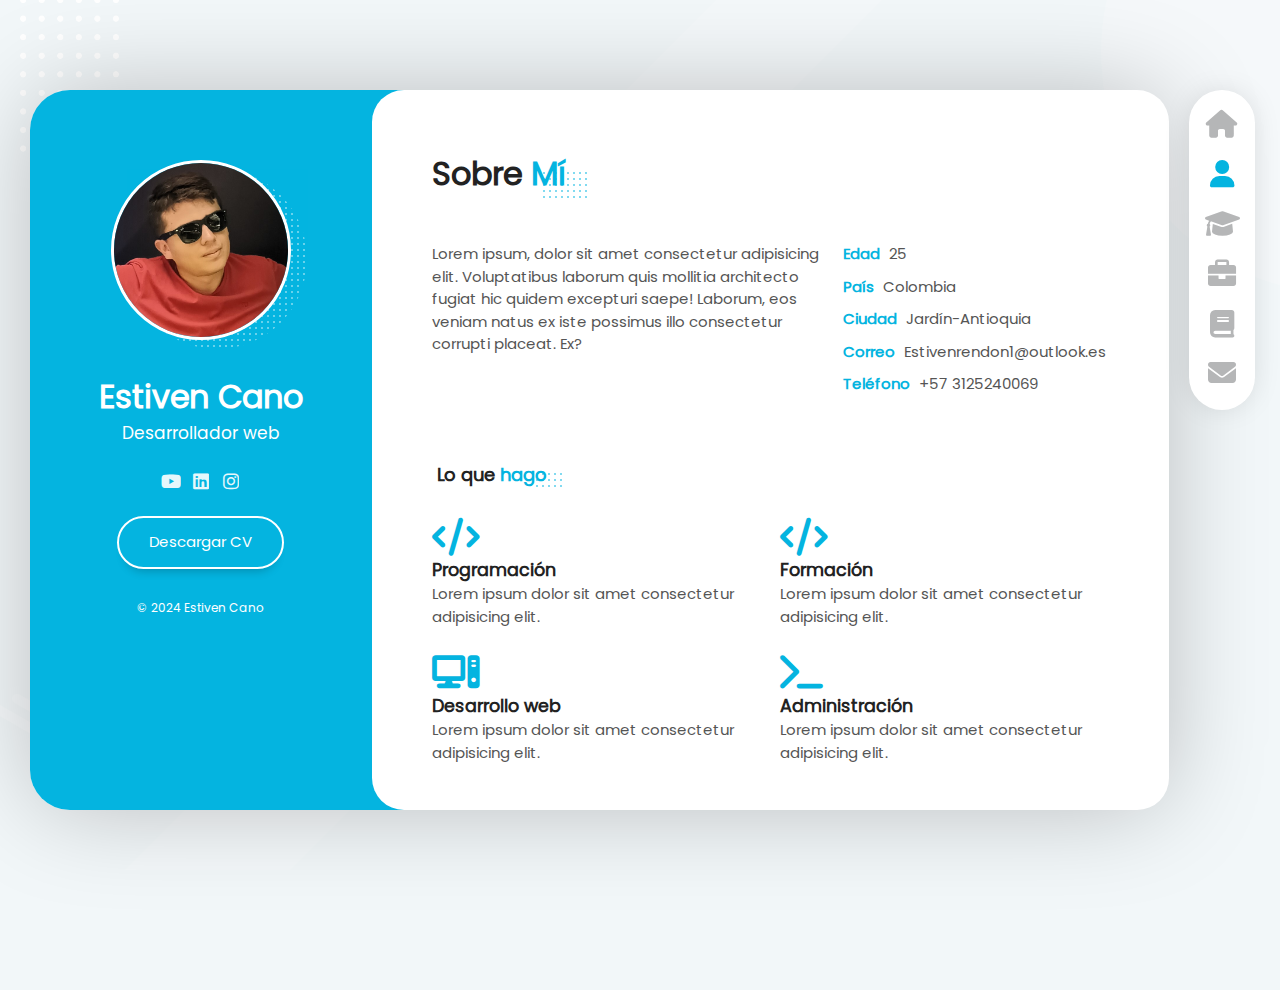
<file: sobre-mi.html>
<!DOCTYPE html>
<html lang="es">
<head>
    <meta charset="UTF-8">
    <meta name="viewport" content="width=device-width, initial-scale=1.0, maximum-scale=1"/>

    <!--Estilos-->
    <link rel="stylesheet" href="assets/fonts/fontawesome-free-6.1.2-web/css/all.min.css"/>
    <link rel="stylesheet" href="assets/fonts/poppins/poppins.css"/>
    <link rel="stylesheet" href="assets/css/reset.css"/>
    <link rel="stylesheet" href="assets/css/scroll.css"/>
    <link rel="stylesheet" type="text/css" href="assets/css/styles.css"/>
    <link rel="stylesheet" type="text/css" href="assets/css/responsive.css">

    <!--Script Js menu-->
    <script src="assets/js/menu.js" defer></script>

    <title>Portafolio Estiven Cano</title>
</head>
<body>
    
    <!--Layout principal-->
    <div class="layout">
        <!--Barra lateral (info usuario)-->
        <aside class="layout__aside">
            <section class="aside__user-info">

                <!--información general del usuario-->
                <div class="user-info__general">
                    <div class="user-info__container-image">
                        <img src="assets/img/default-user.jpg" class="user-info__image" alt="Foto de perfil del usuario"/>
                    </div>

                    <h2 class="user-info__name">Estiven Cano</h2>
                    <h4 class="user-info__job">Desarrollador web</h4>
                </div>

                <!--Menú de navegación-->
                <nav class="layout__menu">
                    <ul class="menu__list">
                        <li class="menu__option">
                            <a href="index.html" class="menu__link">
                                <i class="menu__icon fa-solid fa-house"></i>
                                <span class="menu__overlay">Home</span>
                            </a>
                        </li>

                        <li class="menu__option">
                            <a href="sobre-mi.html" class="menu__link menu__link--active">
                                <i class="menu__icon fa-solid fa-user"></i>
                                <span class="menu__overlay">Sobre mi</span>
                            </a>
                        </li>

                        <li class="menu__option">
                            <a href="curriculum.html" class="menu__link">
                                <i class="menu__icon fa-solid fa-graduation-cap"></i>
                                <span class="menu__overlay">Curriculum</span>
                            </a>
                        </li>

                        <li class="menu__option">
                            <a href="portafolio.html" class="menu__link">
                                <i class="menu__icon fa-solid fa-briefcase"></i>
                                <span class="menu__overlay">Portafolio</span>
                            </a>
                        </li>

                        <li class="menu__option">
                            <a href="blog.html" class="menu__link">
                                <i class="menu__icon fa-solid fa-book"></i>
                                <span class="menu__overlay">Blog</span>
                            </a>
                        </li>

                        <li class="menu__option">
                            <a href="contacto.html" class="menu__link">
                                <i class="menu__icon fa-solid fa-envelope"></i>
                                <span class="menu__overlay">Contacto</span>
                            </a>
                        </li>

                    </ul>
                </nav>

                <!--Links a redes sociales-->
                <div class="user-info__links">

                    <ul class="links__social">
                        <li class="social__option">
                            <a href="#" class="social__link">
                                <i class="social__icon fa-brands fa-youtube"></i>
                            </a>
                        </li>

                        <li class="social__option">
                            <a href="#" class="social__link">
                                <i class="social__icon fa-brands fa-linkedin"></i>
                            </a>
                        </li>

                        <li class="social__option">
                            <a href="#" class="social__link">
                                <i class="social__icon fa-brands fa-instagram"></i>
                            </a>
                        </li>
                    </ul>

                </div>

                <!--Boton del corriculum-->
                <div class="user-info__buttons">
                    <a href="#" class="user-info__btn">Descargar CV</a>
                </div>

                <!--Pie de página-->
                <footer class="user-info__footer">
                    &copy; 2024 Estiven Cano
                </footer>

            </section>
        </aside>

        <!--MENU RESPONSIVE-->
        <div class="layout__menu-toggle">
            <i class="menu-toggle__icon fa-solid fa-bars"></i>
            <i class="menu-toggle__icon fa-solid fa-xmark"></i>
        </div>

        <!--Contenido principal-->
        <main class="layout__content">

            <section class="content__page content__about">
                <header class="about__header">
                    <h1 class="about__title">Sobre <span class="title__color">Mí</span></h1>
                </header>

                <section class="about__personal-info">

                    <article class="personal-info__bio">
                        <p class="personal-info__desciption">
                            Lorem ipsum, dolor sit amet consectetur adipisicing elit. Voluptatibus laborum quis mollitia architecto fugiat hic quidem excepturi saepe! Laborum, eos veniam natus ex iste possimus illo consectetur corrupti placeat. Ex?
                        </p>
                    </article>
    
                    <div class="personal-info__data">
                        <ul class="personal-info__list">
    
                            <li class="personal-info__option">
                                <span class="personal-info__title">Edad</span>
                                <span class="personal-info__value">25</span>
                            </li>
    
                            <li class="personal-info__option">
                                <span class="personal-info__title">País</span>
                                <span class="personal-info__value">Colombia</span>
                            </li>
    
                            <li class="personal-info__option">
                                <span class="personal-info__title">Ciudad</span>
                                <span class="personal-info__value">Jardín-Antioquia</span>
                            </li>
    
                            <li class="personal-info__option">
                                <span class="personal-info__title">Correo</span>
                                <span class="personal-info__value">Estivenrendon1@outlook.es</span>
                            </li>
    
                            <li class="personal-info__option">
                                <span class="personal-info__title">Teléfono</span>
                                <span class="personal-info__value">+57 3125240069</span>
                            </li>
    
                        </ul>
                    </div>
    
                </section>

                <section class="about__services">
                    <header class="services__header">
                        <h2 class="services__title">
                            Lo que <span class="title__color">hago</span>
                        </h2>
                    </header>

                    <div class="services__container">

                        <article class="services__service">
                            <div class="service__icon">
                                <i class="service__real-icon fa-solid fa-code"></i>
                            </div>

                            <div class="service__content">
                                <h3 class="service__title">Programación</h3>
                                <p class="service__description">
                                    Lorem ipsum dolor sit amet consectetur adipisicing elit. 
                                </p>
                            </div>
                        </article>

                        <article class="services__service">
                            <div class="service__icon">
                                <i class="service__real-icon fa-solid fa-code"></i>
                            </div>

                            <div class="service__content">
                                <h3 class="service__title">Formación</h3>
                                <p class="service__description">
                                    Lorem ipsum dolor sit amet consectetur adipisicing elit. 
                                </p>
                            </div>
                        </article>

                        <article class="services__service">
                            <div class="service__icon">
                                <i class="service__real-icon fa-solid fa-computer"></i>
                            </div>

                            <div class="service__content">
                                <h3 class="service__title">Desarrollo web</h3>
                                <p class="service__description">
                                    Lorem ipsum dolor sit amet consectetur adipisicing elit. 
                                </p>
                            </div>
                        </article>

                        <article class="services__service">
                            <div class="service__icon">
                                <i class="service__real-icon fa-solid fa-terminal"></i>
                            </div>

                            <div class="service__content">
                                <h3 class="service__title">Administración</h3>
                                <p class="service__description">
                                    Lorem ipsum dolor sit amet consectetur adipisicing elit. 
                                </p>
                            </div>
                        </article>

                    </div>
                </section>

                <section class="about__reviews">

                    <header class="reviews__header">
                        <h2 class="reviews__title">Reseñas</h2>
                    </header>

                    <div class="reviews__container">
                        <article class="reviews__review">

                            <div class="review__image-container">
                                <img src="assets/img/testimonio1.jpg" class="review__image" alt="client"/>
                            </div>

                            <div class="review__description">
                                <p class="review__text">
                                    Lorem, ipsum dolor sit amet consectetur adipisicing elit. A quia, voluptates sapiente voluptatum enim dolores earum ex, debitis, omnis quisquam cumque illum inventore delectus nostrum laborum expedita nulla soluta praesentium?
                                </p>
                            </div>

                            <div class="review__author">
                                <div class="review__author-info">
                                    <h3 class="review__name">Ana Lopez</h3>
                                    <h4 class="review__company">Developers SA</h4>
                                </div>

                                <div class="review__author-icon">
                                    <i class="review__icon fa-solid fa-quote-right"></i>
                                </div>
                            </div>

                        </article>

                        <article class="reviews__review">

                            <div class="review__image-container">
                                <img src="assets/img/testimonio2.jpg" class="review__image" alt="client"/>
                            </div>

                            <div class="review__description">
                                <p class="review__text">
                                    Lorem, ipsum dolor sit amet consectetur adipisicing elit. A quia, voluptates sapiente voluptatum enim dolores earum ex, debitis, omnis quisquam cumque illum inventore delectus nostrum laborum expedita nulla soluta praesentium?
                                </p>
                            </div>

                            <div class="review__author">
                                <div class="review__author-info">
                                    <h3 class="review__name">Ruben Marquez</h3>
                                    <h4 class="review__company">Stak SA</h4>
                                </div>

                                <div class="review__author-icon">
                                    <i class="review__icon fa-solid fa-quote-right"></i>
                                </div>
                            </div>

                        </article>
                    </div>


                </section>

                <section class="about__clients">
                    <header class="clients__header">
                        <h2 class="clients__title">Clientes</h2>
                    </header>

                    <div class="clients__container">

                        <article class="clients__item">
                            <a href="#" class="clients__link">
                                <img src="assets/img/cliente-1.png" class="clients__image" alt="Client Photo"/>
                            </a>
                        </article>

                        <article class="clients__item">
                            <a href="#" class="clients__link">
                                <img src="assets/img/cliente-2.png" class="clients__image" alt="Client Photo"/>
                            </a>
                        </article>

                        <article class="clients__item">
                            <a href="#" class="clients__link">
                                <img src="assets/img/cliente-3.png" class="clients__image" alt="Client Photo"/>
                            </a>
                        </article>

                        <article class="clients__item">
                            <a href="#" class="clients__link">
                                <img src="assets/img/cliente-4.png" class="clients__image" alt="Client Photo"/>
                            </a>
                        </article>

                        <article class="clients__item">
                            <a href="#" class="clients__link">
                                <img src="assets/img/cliente-5.png" class="clients__image" alt="Client Photo"/>
                            </a>
                        </article>

                    </div>

                </section>

                <section class="about__prices">

                    <header class="prices__header">
                        <h2 class="prices__title">Precios</h2>
                    </header>

                    <div class="prices__container">

                        <article class="prices__box">

                            <div class="prices__subtitle">
                                <span class="prices__text">Normal</span>
                            </div>

                            <div class="prices__price">
                                <span class="prices__number">200 USD</span>
                                <small class="prices__advice">Al mes</small>
                            </div>

                            <div class="prices__buy">
                                <a href="#" class="prices__btn">
                                    Prueba Gratis
                                </a>
                            </div>

                            <div class="prices__reward">
                                Un curso de desarrollo web
                            </div>

                            <div class="prices__reward">
                                Soporte de preguntas y dudas
                            </div>

                            <div class="prices__reward">
                                Certificado de finalización
                            </div>
                        </article>

                        <article class="prices__box">

                            <div class="prices__subtitle">
                                <span class="prices__text">Premium</span>
                            </div>

                            <div class="prices__price">
                                <span class="prices__number">400 USD</span>
                                <small class="prices__advice">Al mes</small>
                            </div>

                            <div class="prices__buy">
                                <a href="#" class="prices__btn">
                                    Prueba Gratis
                                </a>
                            </div>

                            <div class="prices__reward">
                                5 cursos de desarrollo web
                            </div>

                            <div class="prices__reward">
                                Soporte de preguntas y dudas prioritario
                            </div>

                            <div class="prices__reward">
                                Certificado de finalización
                            </div>
                        </article>

                    </div>

                </section>

                <section class="about__extra">
                    <header class="extra__header">
                        <h2 class="extra__title">Información <span class="title__color">Extra</span></h2>
                    </header>

                    <div class="extra__container">

                        <article class="extra__info">
                            <i class="extra__icon fa-solid fa-heart"></i>
                            <h4 class="extra__subtitle">Alumnos Contentos</h4>
                            <span class="extra__cuantity">350000</span>
                        </article>

                        <article class="extra__info">
                            <i class="extra__icon fa-solid fa-clock"></i>
                            <h4 class="extra__subtitle">Horas de contenido</h4>
                            <span class="extra__cuantity">700</span>
                        </article>

                        <article class="extra__info">
                            <i class="extra__icon fa-solid fa-star"></i>
                            <h4 class="extra__subtitle">Puntuación</h4>
                            <span class="extra__cuantity">10</span>
                        </article>

                    </div>
                </section>

            </section>

        </main>
    </div>

</body>
</html>
</file>
<file: assets/fonts/poppins/poppins.css>
@font-face {
    font-family: "Poppins";
    src: url("./Poppins-Regular.ttf") format("truetype");
    font-weight: 400;
    font-style: normal;
}
</file>
<file: assets/css/scroll.css>
:root{
    --color-scrollbar: #D3D3D4;
    --color-background-scrollbar: #eee;
}

/*Scroll Chrome*/
.content__page::-webkit-scrollbar{
    width: 25px;
    background: transparent;

}

.content__page::-webkit-scrollbar-thumb{
    border: 10px solid transparent;
    box-shadow: none;
    border-radius: 40px;
}


.content__page:hover::-webkit-scrollbar-thumb{
    box-shadow: inset 0 0 0 10px var(--color-scrollbar);
}

.content__page:hover::-webkit-scrollbar-thumb:hover{
    border: 8px solid transparent;
    box-shadow: inset 0 0 0 10px var(--color-secondary);
}

.content__page::-webkit-scrollbar-track{
    background-color: transparent;
    margin: 40px 0;
}


/*Scroll de chrome  barra lateral*/
.layout__aside::-webkit-scrollbar{
    width: 25px;
    background: var(--color-secondary);

}

.layout__aside::-webkit-scrollbar-thumb{
    border: 10px solid transparent;
    box-shadow: none;
    border-radius: 40px;
}


.layout__aside:hover::-webkit-scrollbar-thumb{
    box-shadow: inset 0 0 0 10px var(--color-principal);
}

.layout__aside:hover::-webkit-scrollbar-thumb:hover{
    border: 8px solid transparent;
    box-shadow: inset 0 0 0 10px var(--color-principal);
}

.layout__aside::-webkit-scrollbar-track{
    background-color: transparent;
    margin: 40px 0;
}

/*Scroll para MOZ*/
/*
.content__page{
    scrollbar-width: thin;
    scrollbar-color: var(--color-scrollbar) transparent;
}
*/

/*Scroll aside para MOZ*/
/*
.layout__aside{
    scrollbar-width: thin;
    scrollbar-color: var(--color-scrollbar) var(--color-secondary);
}
*/
</file>
<file: assets/css/styles.css>
/*Definición de Variables*/
:root{
    --color-principal: #FFFFFF;
    --color-secondary: #04B4E0;
    
    --color-background: #F2F7F9;
    --color-transparent: transparent;

    --color-icon: #B5B6B7;
    --color-titles: #222222;
    --color-subtitle: #888;
    --color-text: #555;

    --color-border-reviews:#E5E6E7;
    --color--company:#A5A6A7;

    --color-background-certificate: #f5f5f5;
    --color-backgound-contact: #FCFCFC;
}

/*-------------------------------------Estilos generales---------------------------------*/
html{
    font-size: 62.5%; /*10px*/
}



body{
    width: 100%;
    height: auto;
    font-family: "Poppins", Helvetica, sans-serif;
    font-size: 1.5rem;
    background-color: var(--color-background);
    color: var(--color-text);
    overflow: hidden;
}

h1, h2, h3, h4, h5, h6{
    color: var(--color-titles);
}


/*Imagen de Fondo*/
body{
    background-image: url(../img/fondo.png); /* Establece la imagen de fondo */
    background-size: cover; /* Ajusta el tamaño de la imagen */
    background-repeat: no-repeat; /* Evita que la imagen se repita */
    background-position: -40px -120px; /* Posiciona la imagen */
  }

/*--------------------------------Estructura principal----------------------------------*/
.layout{
    position: relative;
    min-width: 1300px;
    width: 75%;
    height: 80vh;
    min-height: 80vh;
    margin: 10vh auto;

    display: grid;
    grid-template-areas: 
        "aside content";
    grid-template-columns: 30% 70%;
    
    /*Sombra detras del layout*/
    border-radius: 4rem;
    box-shadow: 0 0 100px -5px rgba(0, 0, 0, 0.25);
}

/*-----------------------------------Barra lateral azul----------------------------------*/
.layout__aside{
    grid-area: aside;
    border-radius: 4rem 0 0 4rem;
    overflow: auto;
    overflow-x: hidden;
}

.aside__user-info{
    display: flex;
    flex-direction: column;
    align-items: center;
    text-align: center;

    min-height: 100%;
    min-width: 30rem;

    background-color: var(--color-secondary);
    color: var(--color-principal);
}

.user-info__container-image{
    position: relative;
    display: inline-block;
    width: 18rem;
    margin-top: 7rem;
    z-index: 1;
}

.user-info__image{
    width: 100%;
    background-color: var(--color-principal);
    border: 3px solid var(--color-principal);
    border-radius: 20rem;
}

.user-info__container-image::after{
    content: "";
    position: absolute;
    top: 5%;
    left: 9%;
    z-index: -1;
    width: 100%;
    height: 100%;
    background-image: -webkit-repeating-radial-gradient(center center, #fff , #fff 1px, transparent 0px, transparent 100%);
    background-size: 0.6rem 0.6rem;
    opacity: 0.4;
    border-radius: 30rem;
}

.user-info__name{
    margin-top: 2.6rem;
    font-size: 3.2rem;
    font-weight: bold;
    color: var(--color-principal);
}

.user-info__job{
    font-size: 1.7rem;
    font-weight: 200;
    color: var(--color-principal);
}

user-info__links{
    margin-bottom: 3.6rem;
}

.links__social{
    margin-top: 2rem;
    text-align: center;
    
    display: flex;
    flex-direction: row;
}

.social__option{
    width: 3rem;
    height: 3rem;
    font-size: 1.8rem;
    line-height: 3.2rem;
    opacity: 0.9;
    border-radius: 3rem;
    transition: all 300ms ease-in-out;
}

.social__option:hover{
    opacity: 1;
    background-color: rgba(255, 255, 255, 0.20);
}

.user-info__buttons{
    margin-top: 2rem;
    margin-bottom: 4rem;
}

.user-info__btn{
    padding: 3rem;
    padding-top: 1.3rem;
    padding-bottom: 1.3rem;
    border: 2px solid var(--color-principal);
    border-radius: 3.2rem;
    color: var(--color-principal);
    box-shadow: 0 10px 10px -8px rgba(0, 0, 0, 0.22);
    transition: all 300ms ease-in-out;
}

.user-info__btn:hover{
    background-color: var(--color-principal);
    color: var(--color-secondary);
}

.user-info__footer{
    position: relative;
    bottom: 1rem;
    font-size: 1.2rem;
}


/*------------------------------------Contenedor principal----------------------------*/
.layout__content{
    grid-area: content;
    height: 100%;
    min-height: 100%;
    background-color: var(--color-secondary);
    border-radius: 0 10rem 10rem 0;
}

.content__page{
    min-height: 100%;
    background-color: var(--color-principal);
    border-radius: 3.2rem;

    display: flex;
    flex-direction: column;
    align-items: center;
    justify-content: center;

}

.page__name{
    font-size: 6rem;
    margin-bottom: 1rem;
}

.page__job{
    font-size: 2.1rem;
    font-weight: lighter;
    color: var(--color-subtitle);
}

/*--------------------------------MENU NAVEGACION LATERAL--------------------------------*/
.layout__menu{
    display: block;
    position: absolute;
    top: 0;
    right: -10.5rem;
    min-width: 11rem;
    background-color: var(--color-transparent);

}

.menu__list{
    position: relative;
    display: flex;
    flex-direction: column;
    justify-content: space-between;
    align-items: center;
    
    width: 60%;
    min-height: 32rem;
    padding: 2rem 0;
    margin-left: 2.5rem;
    background-color: var(--color-principal);
    box-shadow: 0 0 3rem -0.5rem rgba(0, 0, 0, 0.15);
    border-radius: 6rem;

}

.menu__option{
    display: block;
    width: 100%;
    text-align: center;

}

.menu__icon{
    color: var(--color-icon);
    font-size: 2.8rem;
    transition: all 300ms ease-in-out;
}

.menu__option:hover .menu__icon,
.menu__link--active .menu__icon{
    color: var(--color-secondary);
}

.menu__overlay{
    position: absolute;
    right: 0;
    margin-top: -3.2rem;
    display: block;
    opacity: 0;
    padding: 0.5rem 1rem;
    color: var(--color-principal);
    background-color: var(--color-secondary);
    white-space: nowrap;
    transition: all 300ms ease-in-out;
}

.menu__option:hover .menu__overlay{
    opacity: 1;
    right: 100%;
}

/*--------------------ESTILOS GENERALES (SOBRE MI Y OTRAS PAGINAS)----------------------*/
.content__about,
.content__resume,
.content__portfolio,
.content__blog,
.content__contact{
    height: 100%;
    min-height: 100%;
    padding: 6rem;
    padding-right: 3rem;
    overflow: auto;
    display: block;
}

.about__header,
.resume__header,
.portfolio__header,
.blog__header,
.contact__header{
    display: inline-block;
    margin-bottom: 4.5rem;

}

.about__title,
.resume__title,
.portfolio__title,
.blog__title,
.contact__title{
    font-size: 3.2rem;
    position: relative;
}

.about__title::after,
.resume__title::after,
.portfolio__title::after,
.blog__title::after,
.contact__title::after{
    content: "";
    position: absolute;
    top: 2rem;
    right: -2.5rem;
    width: 5rem;
    height: 3rem;
    background-image: -webkit-repeating-radial-gradient(center center, var(--color-secondary), var(--color-secondary) 1px, transparent 0px, transparent 100%);
    background-size: 6px 6px;
    opacity: 0.5;
}

.title__color,
.subtitle__color{
    color: var(--color-secondary);
}

/*--------------------------Maquetando la información personal------------------------*/
.about__personal-info{
    display: flex;
    flex-direction: row;
    width: 100%;
    margin-bottom: 5rem;

}

.personal-info__bio{
    flex-basis: 56%;
}

.personal-info__description{
    font-size: 1.5rem;
    line-height: 2.4rem;
}

.personal-info__data{
    flex-basis: 44%;
    padding: 0 1.5rem;
}

.personal-info__option{
    margin-bottom: 1rem;

}

.personal-info__title{
    margin-right: 0.5rem;
    color: var(--color-secondary);
    font-weight: 600;

}

/*----------------------------SERVICIOS y estilos GENERALES(about y otros)---------------------------*/
.about__services,
.about__reviews,
.about__clients,
.about__prices,
.about__extra{
    width: 100%;
    margin-bottom: 3rem;
}

.services__header,
.reviews__header,
.clients__header,
.prices__header,
.extra__header,
.resume__subheader,
.contact__form-header{
    display: inline-block;
    padding-right: 1.2rem;
    padding-bottom: 2.5rem;
    position: relative;
}

.services__title,
.reviews__title,
.clients__title, 
.prices__title,
.extra__title,
.resume__subtitle,
.form-header__title{
    font-size: 2.1rem;
}

.services__title::after,
.reviews__title::after,
.clients__title::after,
.prices__title::after,
.extra__title::after,
.resume__subtitle::after,
.form-header__title::after{
    content: "";
    position: absolute;
    top: 1.5rem;
    right: 0px;
    width: 3rem;
    height: 2rem;
    background-image: -webkit-repeating-radial-gradient(center center, var(--color-secondary), var(--color-secondary) 1px, transparent 0px, transparent 100%);
    background-size: 6px 6px;
    opacity: 0.5;
}

.services__container{
    width: 100%;
    display: flex;
    flex-direction: row;
    flex-wrap: wrap;
}

.services__service{
    flex-basis: 45%;
    margin-right: 3rem;
    margin-bottom: 2.5rem;
}

.service__real-icon{
    color: var(--color-secondary);
    font-size: 3.8rem;
}

.services__title{
    font-size: 1.8rem;
    margin: 0.5rem;
}

.service__desciption{
    font-size: 1.5rem;
    text-align: justify;
}


/*-----------------------------------------Reviews---------------------------------------*/
.reviews__container{
    width: 100%;
    display: flex;
    flex-direction: row;
    flex-wrap: wrap;
}

.reviews__review{
    flex-basis: calc(50% - 2.5rem);


    border: 2px solid var(--color-border-reviews);
    border-radius: 2rem;
    padding-top: 0;
    padding-right: 2.5rem;
    padding-left: 2.5rem;
    padding-bottom: 1.5rem;
    margin-right: 2.5rem;
    margin-top: 4.5rem;
    margin-bottom: 1rem;
}

.review__image-container{
    width: 100%;
}

.review__image{
    max-width: 9rem;
    max-height: 9rem;
    border-radius: 9rem;
    margin: 0 auto;
    margin-top: -4.5rem;
    margin-bottom: 2rem;
    box-shadow: 0 10px 10px -8px rgba(0, 0, 0, 0.22);
}

.review__description{
    margin-bottom: 1rem;
}

.review__text{
    font-size: 1.5rem;
    line-height: 2.4rem;
}

.review__author{
    margin-top: 2rem;
    display: flex;
    flex-direction: row;
    justify-content: space-between;
}

.review__name{
    margin-bottom: 0.5;
    font-size: 1.5rem;

}

.review__company{
    color: var(--color--company);
    font-weight: 300;
    font-size: 1.3rem;
}

.review__icon{
    font-size: 4rem;
    opacity: 0.5;
    color: var(--color-secondary);
}


/*--------------------------------------CLientes-----------------------------------------*/
.about__clients{
    width: 100%;
    margin-bottom: 4rem;

}

.clients__header{
    margin-bottom: 3rem;

}

.clients__container{
    display: flex;
    flex-direction: row;
    justify-content: space-between;
}

.clients__link{
    display: block;
    width: 100%;
    opacity: 0.7;
    transition: all 300ms linear;
}

.clients__link:hover{
    opacity: 1;
}

.clients__image{
    width: 14.5rem;
    padding: 1.5rem;
    margin-bottom: 1.5rem;

}

/*------------------------------------Precios------------------------------------------*/
.prices__container{
    margin-bottom: 5rem;
    display: flex;
    flex-direction: row;
}

.prices__box{
    flex-basis: 50%;
    height: 100%;
    margin-right: 3rem;
    padding: 3rem;
    border: 2px solid var(--color-border-reviews);
    border-radius: 1.5rem;
    text-align: center;
    transition: all 300ms ease-in-out;
}

.prices__box:last-of-type{
    margin-right: 0rem;
}

.prices__box:hover,
.extra__info:hover{
    box-shadow: 0 18px 24px -5px rgba(0, 0, 0, 0.15);
    transform: translateY(-1rem);
}

.prices__subtitle{
    margin-bottom: 3rem;
}

.prices__text{
    position: relative;
    display: inline-block;
}

.prices__box:hover .prices__text::after{
    content: "";
    position: absolute;
    left: 0;
    right: 0;
    bottom: -0.3rem;
    height: 0.2rem;
    background-color: var(--color-secondary);

}

.prices__price{
    padding-bottom: 1rem;
}

.prices__number{
    font-size: 4.2rem;
    color: var(--color-titles);
    display: block;
}

.prices__advice{
    display: block;
    color: var(--color-subtitle);
}

.prices__buy{
    padding-top: 2.5rem;
    padding-bottom: 3rem;
}

.prices__btn{
    display: inline-block;
    padding: 1.2rem 3.1rem;
    border: 2px solid var(--color-border-reviews);
    box-shadow: 0 10px 10px -8px var(--color-border-reviews);
    border-radius: 3rem;
    transition: all 300ms ease-in-out;
}

.prices__btn:hover{
    border: 2px solid var(--color-secondary);
    background-color: var(--color-secondary);
    color: var(--color-principal);
}

.prices__reward{
    font-size: 1.4rem;
    padding: 0.6rem;
}

/*-----------------------------------------------INFORMACIÓN EXTRA----------------------------------------------*/
.extra__container{
    width: 100%;
    margin-bottom: 1.5rem;
    display: flex;
    flex-direction: row;
    justify-content: space-between;
    flex-wrap: wrap;
}

.extra__info{
    flex-basis: 30%;
    padding: 2.5rem 1rem;
    border: 2px solid var(--color-border-reviews);
    border-radius: 1rem;
    text-align: center;
    transition: all 300ms ease-in-out;
}

.extra__info:hover{
    transform: translateY(-0.5rem);
}

.extra__icon{
    font-size: 3.3rem;
    color: var(--color-secondary);
    margin-bottom: 1rem;
}

.extra__subtitle{
    font-size: 1.5rem;
    margin: 1.5rem;
}

.extra__cuantity{
    display: block;
    margin: 1.5rem 1rem;
    margin-bottom: 0;
    font-size: 3.6rem;
    line-height: 5rem;
    color: var(--color-subtitle);
}

/*--------------------------------------CURRICULUM---------------------------------------*/
.resume__container{
    width: 100%;
    display: flex;
    flex-direction: row;
}

.resume__left{
    flex-basis: 58%;
    margin-right: 1.5rem;
}

.resume__timelines{
    margin-bottom: 5rem;
}

.timelines__timeline{
    position: relative;
    width: 100%;
    margin-bottom: 1.5rem;
    display: flex;
    flex-direction: row;
}

.timeline__header{
    flex-basis: 30%;
    text-align: right;
    padding-right: 2.5rem;
}

.timeline__year{
    margin: 0.3rem 0;
    line-height: 1.9rem;
    font-size: 1.4rem;
}

.timeline__company{
    display: block;
    font-size: 1.3rem;
    font-weight: lighter;
    color: var(--color--company);
}

.timeline__description{
    width: 70%;
    padding-left: 2.5rem;
    padding-right: 1.5rem;
}

.timeline__title{
    font-size: 1.6rem;
    margin-bottom: 0.3rem;

}

.timeline__text{
    font-size: 1.4rem;
    margin-bottom: 1rem;
}

.timeline__divider{
    position: absolute;
    top: 0;
    left: 30%;
    bottom: -1.8rem;
    width: 1px;
    background-color: var(--color-background-scrollbar);
}

.timeline__divider::before{
    content: "";
    position: absolute;
    margin-top: 0.4rem;
    margin-left: -0.8rem;
    width: 1.7rem;
    height: 1.7rem;
    background-color: var(--color-secondary);
    border-radius: 10rem;
    opacity: 0.25;
}

.timeline__divider::after{
    content: "";
    position: absolute;
    margin-top: 0.8rem;
    margin-left: -0.4rem;
    width: 0.9rem;
    height: 0.9rem;
    background-color: var(--color-principal);
    border-radius: 10rem;
    border: 2px solid var(--color-secondary);
    opacity: 1;
}

.resume__rigth{
    flex-basis: 41%;
    padding: 0 1.5rem;
}

.resume__skills{
    width: 100%;
    margin-bottom: 3rem;
}

.skills__title{
    display: flex;
    justify-content: space-between;
}

.skills__text{
    font-size: 1.3rem;
    line-height: 1.4rem;
    margin-bottom: 0.4rem;
}

.skills__number{
    font-size: 1.4rem;
    line-height: 1.4rem;
    margin-bottom: 0.4rem;
    color: var(--color-subtitle);
}

.skills__progressbar{
    width: 100%;
    display: inline-block;
    height: 1rem;
    border: 1px solid var(--color-secondary);
    border-radius: 1rem;
    background-color: var(--color-principal);
    margin-bottom: 1rem;
}

.skills__percentage{
    height: 0.8rem;
    background-color: var(--color-secondary);
    border: 2px solid var(--color-principal);
    border-radius: 1rem;
}

.skills__percentage-p1{
    width: 90%;
}

.skills__percentage-p2{
    width: 70%;
}

.skills__percentage-p3{
    width: 60%;
}

.skills__percentage-p4{
    width: 80%;
}

.skills__percentage-p5{
    width: 97%;
}

.skills__percentage-p6{
    width: 70%;
}

.skills__percentage-p7{
    width: 60%;
}

.skills__percentage-p8{
    width: 80%;
}

.skills__percentage-p9{
    width: 80%;
}


.resume__certificates{
    margin: 3rem;
}

.knowlefges__list{
    display: flex;
    flex-direction: row;
    flex-wrap: wrap;
}

.knowledges__option{
    padding: 0.4rem 1rem;
    margin: 0.3rem;
    font-size: 1.4rem;
    background-color: var(--color-secondary);
    border-radius: 0.3rem;
    color: var(--color-principal);
}

.certificates__container{
    display: flex;
    flex-direction: row;
    gap: 3rem;
    flex-wrap: wrap;
}

.certificates__certificate{
    flex-basis: calc(50% - 1.5rem);
    border: 2px solid var(--color-border-reviews);
    border-radius: 0.8rem;

    display: flex;
    flex-direction: row;
}

.certificate__logo{
    width: 15rem;
    height: 100%;
    padding: 2.5rem;
    background-color: var(--color-background-certificate);
    display: flex;
    justify-content: center;
    align-items: center;
}

.certificate__image{
    width: 100%;
}

.certificate__content{
    padding: 2rem 2.5rem;
    flex-basis: 80%;
}

.certificate__title{
    font-size: 1.6rem;
    margin-bottom: 0.5rem;
}

.certificate__id{
    display: block;
    margin-bottom: 0.3rem;
    font-size: 1.3rem;
    color: var(--color-subtitle);
}

.certificate__date{
    font-size: 1.2rem;
    color: var(--color-subtitle);
    opacity: 0.9;
}

/*-----------------------Estilos de portfolio-------------------*/
.portfolio__navbar{
    margin-bottom: 3rem;
}

.portfolio__menu{
    display: flex;
    flex-direction: row;
    flex-wrap: wrap;
    gap: 1.5rem;
}

.portfolio__option{
    font-size: 1.3rem;
    opacity: 0.7;
}

.portfolio__option-active{
    opacity: 1;
}

.portfolio__link{
    cursor: pointer;
}

.portfolio__link:hover{
    color: var(--color-secondary);
    text-shadow: 0 0 1px rgba(0, 0, 0, 0.25);
}

.portfolio__gallery{
    display: flex;
    flex-direction: row;
    flex-wrap: wrap;
}

.gallery__container-image{
    overflow: hidden;
}

.gallery__item{
    flex-basis: 33%;
    padding: 0.7rem;
    position: relative;
}

.gallery__image{
    transition: all 300ms ease-in-out;
}

.gallery__item:hover .gallery__image{
    transform: scale(1.1);
}

.gallery__title{
    font-size: 1.6rem;
    padding: 1.5rem 0;
    font-weight: bold;
}

.gallery__icon{
    opacity: 0;
    position: absolute;
    top: 1.5rem;
    right: 1.5rem;
    width: 3rem;
    height: 3rem;
    font-size: 1,6rem;
    text-align: center;
    line-height: 3rem;
    background-color: var(--color-principal);
    color: var(--color-secondary);
    transition: all 450ms ease-in-out;
}

.gallery__category{
    opacity: 0;
    position: absolute;
    top: 1.5rem;
    left: 1.5rem;
    padding: 0.2rem 0.7rem;
    font-size: 1.2rem;
    background-color: var(--color-principal);
    color: var(--color-secondary);
    transition: all 450ms ease-in-out;
}

.gallery__item:hover .gallery__icon,
.gallery__item:hover .gallery__category{
    opacity: 1;
}

/*----------------------------------------BLOG----------------------------------------*/

.blog__articles{
    margin-bottom: 2.5rem;
    display: flex;
    flex-direction: row;
    flex-wrap: wrap;
    
}

.articles__article{
    flex-basis: 50%;
    padding: 0 1.5rem;
    padding-bottom: 3.5rem;
}

.article__top{
    position: relative;
    overflow: hidden;
}

.article__category{
    position: absolute;
    top: 1rem;
    left: 1rem;
    font-size: 1.1rem;
    line-height: 2rem;
    padding: 0.1rem 0.7rem;
    background-color: var(--color-principal);
    color: var(--color-text);
    z-index: 3;
}

.article__mask{
    width: 100%;
    height: 18.5rem;
    overflow: hidden;
}

.article__image{
    display: block;
    z-index: 1;
    transition: all 300ms ease-in-out;
}

.article__top:hover .article__image{
    transform: scale(1.1);
}

.article__logo{
    transition: all 200ms ease-in-out;
    opacity: 0;
}

.article__icon{
    position: absolute;
    top: calc(50% - 2.2rem);
    left: calc(50% - 2.2rem);
    width: 4,4rem;
    font-size: 4.4rem;
    text-align: center;
    color: var(--color-principal);
}

.article__top:hover .article__logo{
    opacity: 1;
}

.article__bottom{
    margin: 0;
    padding: 2.1rem;
    padding-top: 1.5rem;
    border: 0.1rem solid var(--color-border-reviews);
    border-top: 0;
}

.article__date{
    display: block;
    font-size: 1.1rem;
    font-weight: 300;
    color: var(--color-subtitle);
}

.article__title{
    font-size: 1.8rem;
    margin-top: 0.5rem;
}

/*-------------------------PAGINA DE CONTACTO------------------------------*/
.contact__container{
    display: flex;
    flex-direction: row;
}

.contact__info{
    flex-basis: 30%;
    padding: 0 1.5rem;
}

.contact__data{
    width: 100%;
    margin-bottom: 1.5rem;
    padding: 2rem 1rem;
    text-align: center;
    background-color: var(--color-backgound-contact);
    border: 1px solid var(--color-border-reviews);
}

.contact__icon{
    font-size: 3.3rem;
    color: var(--color-secondary);
}

.contact__subtitle{
    font-size: 1.5rem;
    margin-top: 1rem;
}

.contact__form-box{
    flex-basis: 66%;
    padding: 0 1.5rem;
}

.form__container{
    display: flex;
    flex-direction: row;
}

.form__left{
    flex-basis: 47%;
    margin-right: 1.5rem;
}

.form__group{
    position: relative;
    margin-bottom: 2.5rem;
}

.form__input{
    font-size: 1.5rem;
    position: relative;
    width: 100%;
    height: 4.2rem;
    padding: 1rem 1.2rem ;
    display: block;
    border: 0.2rem solid var(--color-border-reviews);
    border-radius: 0.5rem;
    outline: none;
    box-shadow: 0 1rem 1rem -8px rgba(0, 0, 0, 0.10);
    background-color: transparent;
    line-height: 2.1rem;
}

.form__input:focus{
    border: 0.2rem solid var(--color-secondary);
}

.form__label{
    position: absolute;
    top: 1rem;
    left: 1.5rem;
    color: var(--color--company);
    transition: all 300ms ease-in-out;
    pointer-events: none;
}

.form__input:focus~label,
.form__input:not(:placeholder-shown)~label{
    top: -2rem;
    left: 0;
    z-index: 1;
    font-size: 1.3rem;
    color: var(--color-secondary);
}

.form__input::-webkit-input-placeholder{
    color: transparent;
}

.form__input::-moz-placeholder{
    color: transparent;
}

.form__right{
    flex-basis: 50%;
    max-width: 50%;
    max-height: 100%;
}

.form__group--textarea{
    height: 100%;
}

.form__input-textarea{
    display: block;
    resize: none;
    height: 100%;
}

.form__button{
    cursor: pointer;
    padding: 1rem 3rem;
    font-size: 1.5rem;
    border: 0.2rem solid var(--color-secondary);
    border-radius: 3rem;
    color: var(--color-titles);
    background-color: var(--color-principal);
    box-shadow: 0 1rem 1rem -8px rgba(0, 0, 0, 0.22);
    transition: all 300ms ease-in-out;
}

.form__button:hover{
    background-color: var(--color-secondary);
    color: var(--color-principal);
}

.contact__map{
    width: 100%;
    min-height: 15rem;
    margin-bottom: 3.5rem;
    overflow: hidden;
}

.contact__iframe{
    width: 100%;
    height: 14rem;
    
}
</file>
<file: assets/css/responsive.css>
.layout__menu-toggle{
    display: none;
}

@media (max-width: 1490px) {
    body{
        padding: 0;
    }

    .layout{
        min-width: auto;
        width: 85%;
    }
}

@media (max-width: 1320px) {
    .layout{
        width: 89%;
        margin-left: 3rem;
    }

    .certificates__certificate{
        flex-basis: 100%;
    }

}    



@media (max-width: 1160px) {
    .layout{
        width: 87%;
        margin-left: 3rem;
    }

    .form__button{
        margin-top: 1.5rem;
    }
}

@media (max-width: 1060px) {

    body{
        background-image: none;
        position: static;
    }
    
    .layout{
        width: 100%;
        height: 100%;
        min-height: 100%;
        margin: 0;
        border-radius: 0;

        grid-template-areas: 'content';
        grid-template-columns: 100%;

        overflow-x: hidden;
    }

    
    .layout__menu-toggle{
        z-index: 999;
        display: block;
        position: absolute;
        right: 1rem;
        top: 1rem;
        width: 4.8rem;
        height: 4.8rem;
        line-height: 4.6rem;
        font-size: 2.5rem;
        text-align: center;
        background-color: var(--color-secondary);
        color: var(--color-principal);
        border-radius: 3rem;
        cursor: pointer;
        transition: all 300ms ease-in-out;
    }

    .menu-toggle__icon{
        color: var(--color-principal);
        display: block;
        position: absolute;
        top: 25%;
        left: 26%;
        transition: all 300ms ease-in-out;
    }
    
    .fa-bars{
        opacity: 1;
    }

    .fa-xmark{
        opacity: 0;
    }


    .layout__aside{
        z-index: 999;
        display: block;
        position: absolute;
        max-width: 33rem;
        top: 0;
        bottom: 0;
        right: 0;
        text-align: center;
        border-radius: 0;
        transition: all 300ms ease-in-out;
        
        margin-right: -100%;
        opacity: 0;
    }

    .layout__aside--visible{
        width: 100%;
        margin-right: 0;
        opacity: 1;
    }

    .layout__aside--hidden{
        margin-right: -100%;
        opacity: 0;
    }
    
    .user-info__container-image{
        width: 13rem;
        margin-top: 3rem;
        display: inline-block;
    }
    
    .user-info__name{
        font-size: 3rem;
        margin-top: 0.5rem;
        margin-bottom: 1rem;
    }

    .menu__list{
        position: static;
        width: 100%;
        background-color: var(--color-secondary);
        box-shadow: none;
        margin-left: 0;
        padding: 0;
        min-height: auto;
    }

    .menu__link{
        text-decoration: none;
        display: block;
        padding: 1.3rem 0;
    }

    .menu__icon{
        display: none;
    }

    .menu__overlay{
        position: static;
        opacity: 0.7;
        margin-top: 0;
        padding: 0;
        box-shadow: none;
        font-size: 1.6rem; 
    }
     
    .layout__menu{
        position: static;
        margin: 3rem 0;
    }

    .menu__link--active .menu__overlay{
        opacity: 1;
    }

    .links__social{
        margin-top: 0;
        margin-bottom: 1.5rem;
    }

    .user-info__footer{
        position: static;
        margin-bottom: 2rem;
    }

    .layout__content{
        border-radius: 0;
        background-color: transparent;
        height: 100%;
        width: 100%;
    }

    .content__page{
        border-radius: 0;
        height: 100vh;
    }

}

@media (max-width: 800px) {

    .reviews__container{
        flex-direction: column;
    }

    .reviews__review{
        margin-top: 6rem;
        flex-basis: 100%;
    }

    .clients__container{
        flex-wrap: wrap;
        justify-content: space-around;
    }

    .prices__container{
        flex-direction: column;
    }

    .prices__box{
        flex-basis: 100%;
        margin: 0;
    }

    .prices__box:last-child{
        margin-top: 2rem;
    }

    .gallery__item{
        flex-basis: 50%;
    }

    .articles__article{
        flex-basis: 100%;
    }
    
}

@media (max-width: 585px) {
    .about__personal-info{
        flex-direction: column;
    }

    .personal-info__data{
        flex-basis: 100%;
        padding: 0;
        margin-top: 2rem;
    }

    .services__container{
        flex-direction: column;
        flex-wrap: wrap;
    }

    .services__service{
        flex-basis: 100%;
        margin-right: 0;
        margin-bottom: 3rem;
    }

    .extra__container{
        flex-direction: column;
        gap: 2rem;
    }

    .resume__container{
        flex-direction: column;
    }

    .resume__rigth{
        flex-basis: 100%;
        padding: 0;
        margin-bottom: 3rem;
    }
    
    .contact__container{
        flex-direction: column;
    }

    .form__container{
        display: flex;
        flex-direction: column;
    }

    .form__left{
        flex-basis: 100%;
        margin-right: 0;
    }

    .form__right{
        flex-basis: 100%;
        max-width: 100%;
        max-height: 100%;
    }
}

@media (max-width: 480px) {
    .page__name{
        font-size: 4.8rem;
        line-height: 5.6rem;
        text-align: center;
    }

    .certificate__logo{
        width: 100%;
    }

    .gallery__item{
        flex-basis: 100%;
    }

    
}
</file>
<file: assets/css/loader.css>
.loader {
    margin: 0 auto;
    margin-top: 20px;
    width: 48px;
    height: 48px;
    border: 5px solid;
    border-color:var(--color-secondary) transparent;
    border-radius: 50%;
    display: block;
    box-sizing: border-box;
    animation: rotation 1s linear infinite;
  }
  
  @keyframes rotation {
    0% {
      transform: rotate(0deg);
    }
    100% {
      transform: rotate(360deg);
    }
  }
</file>
